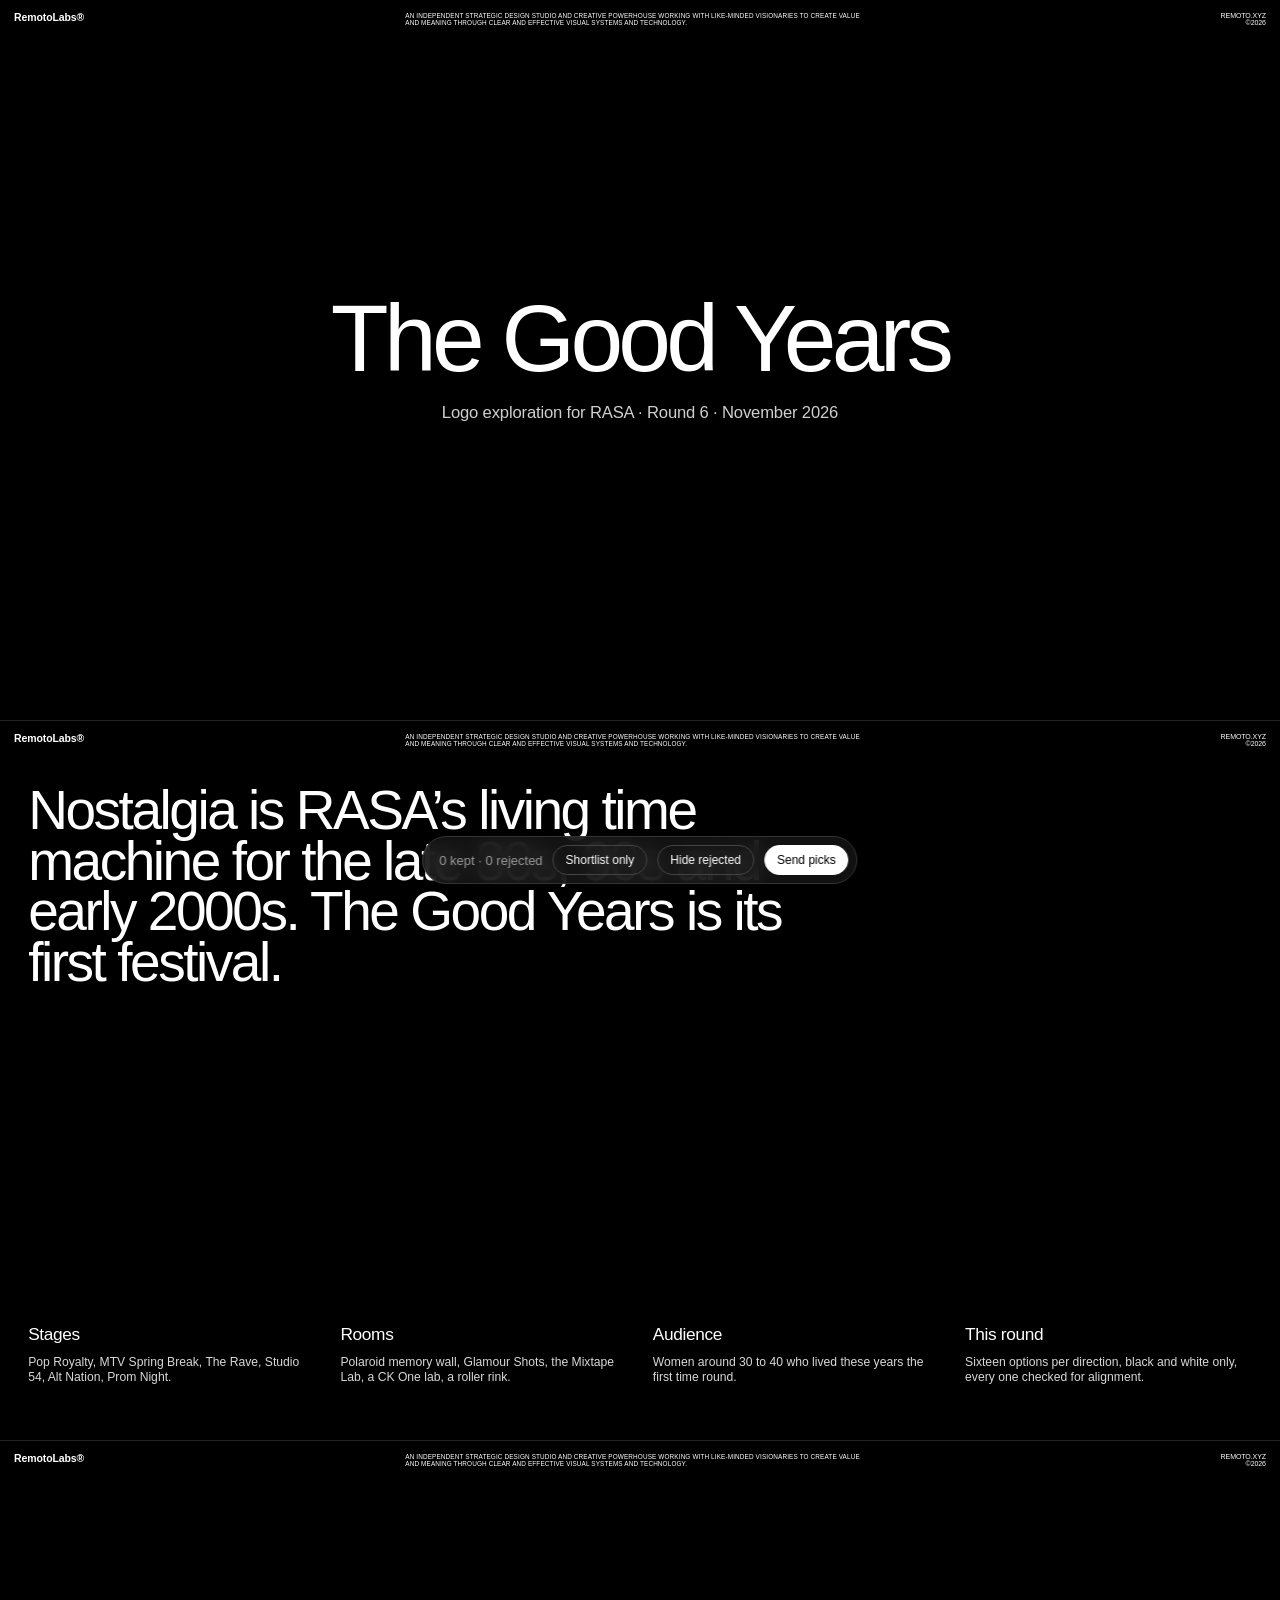
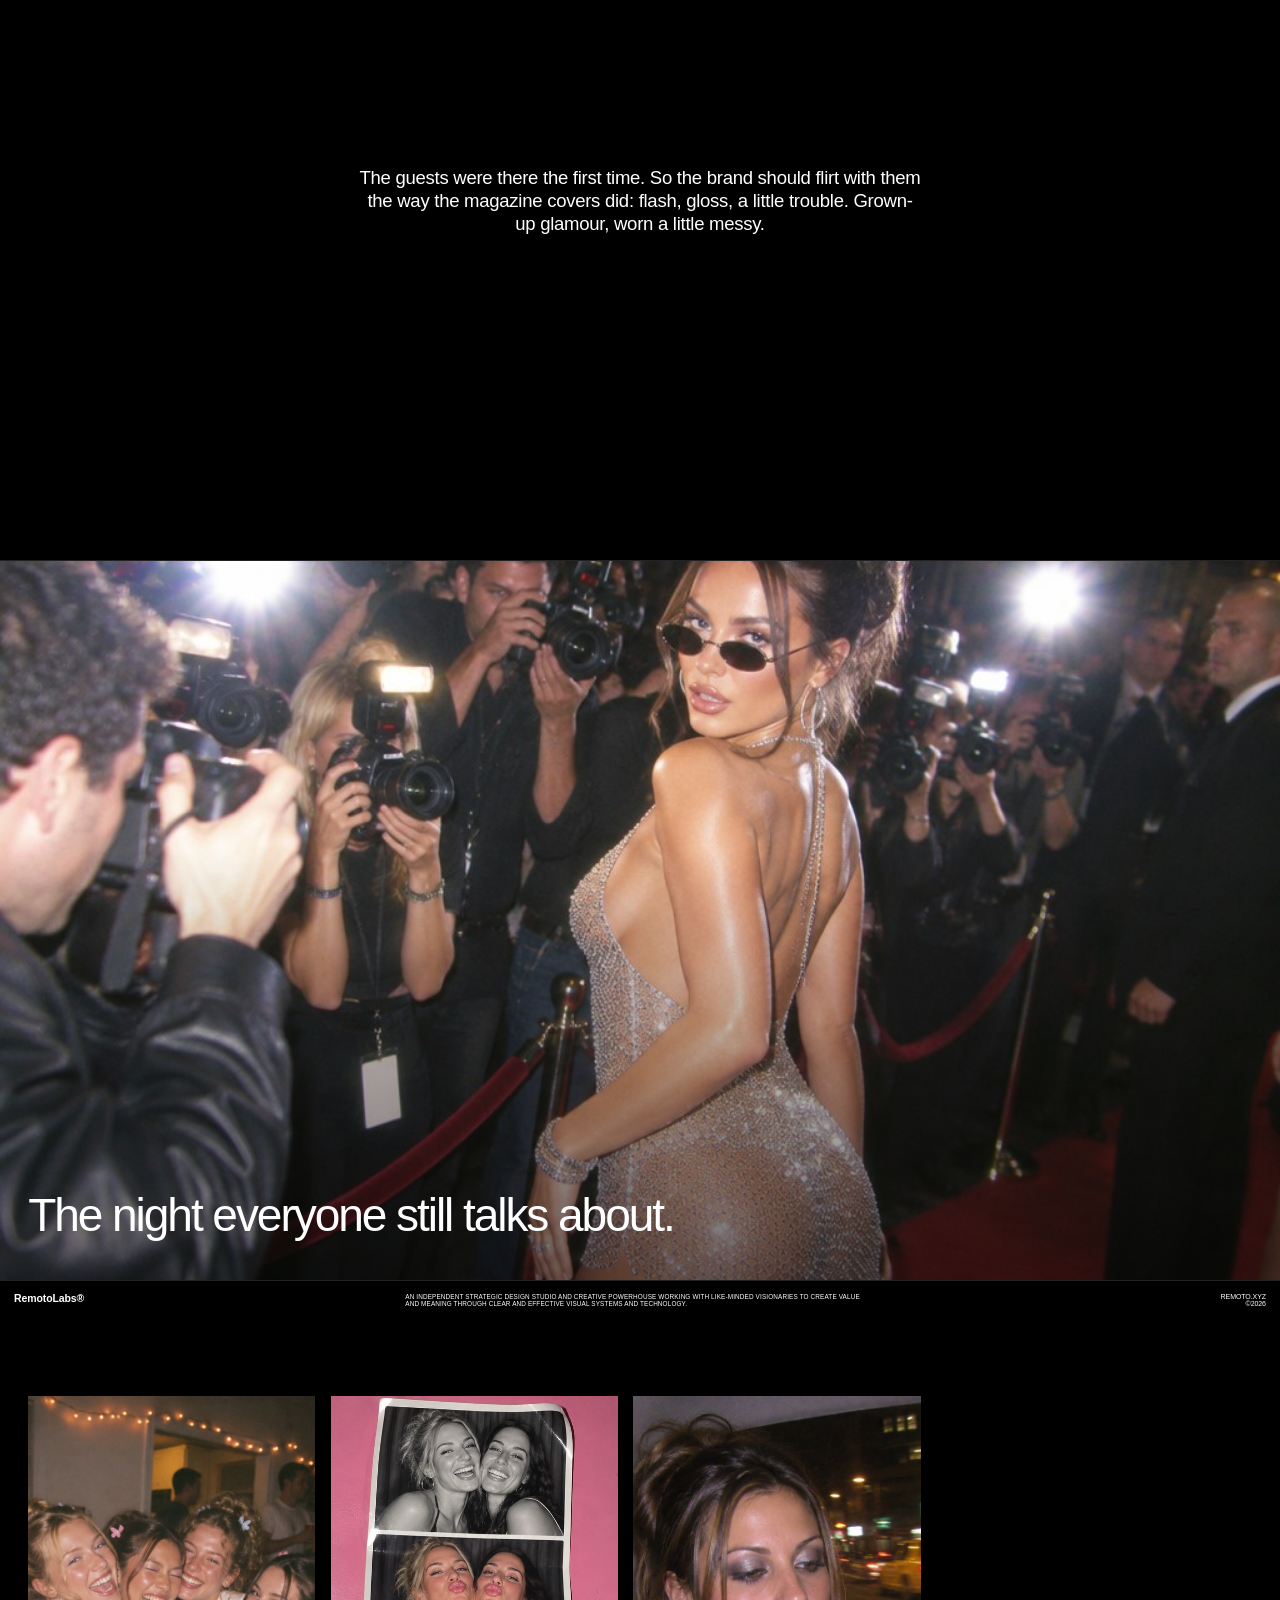
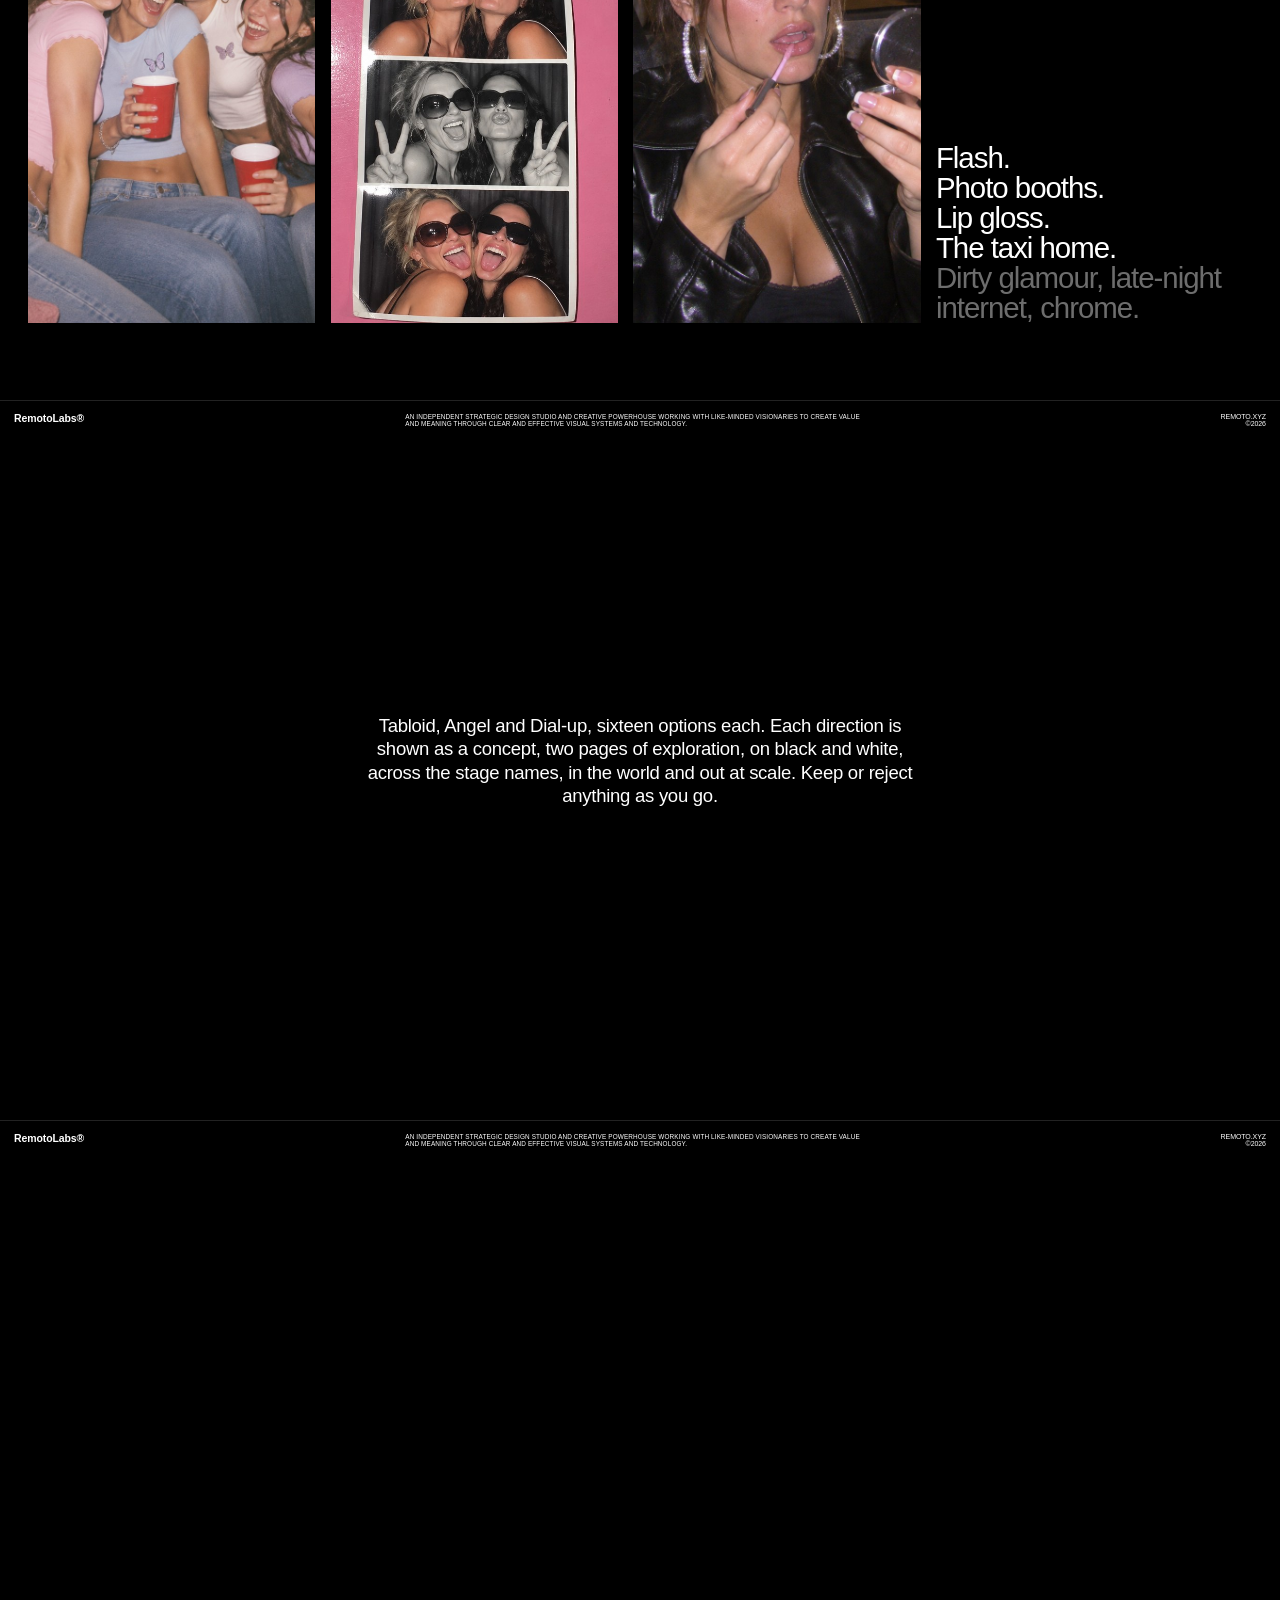
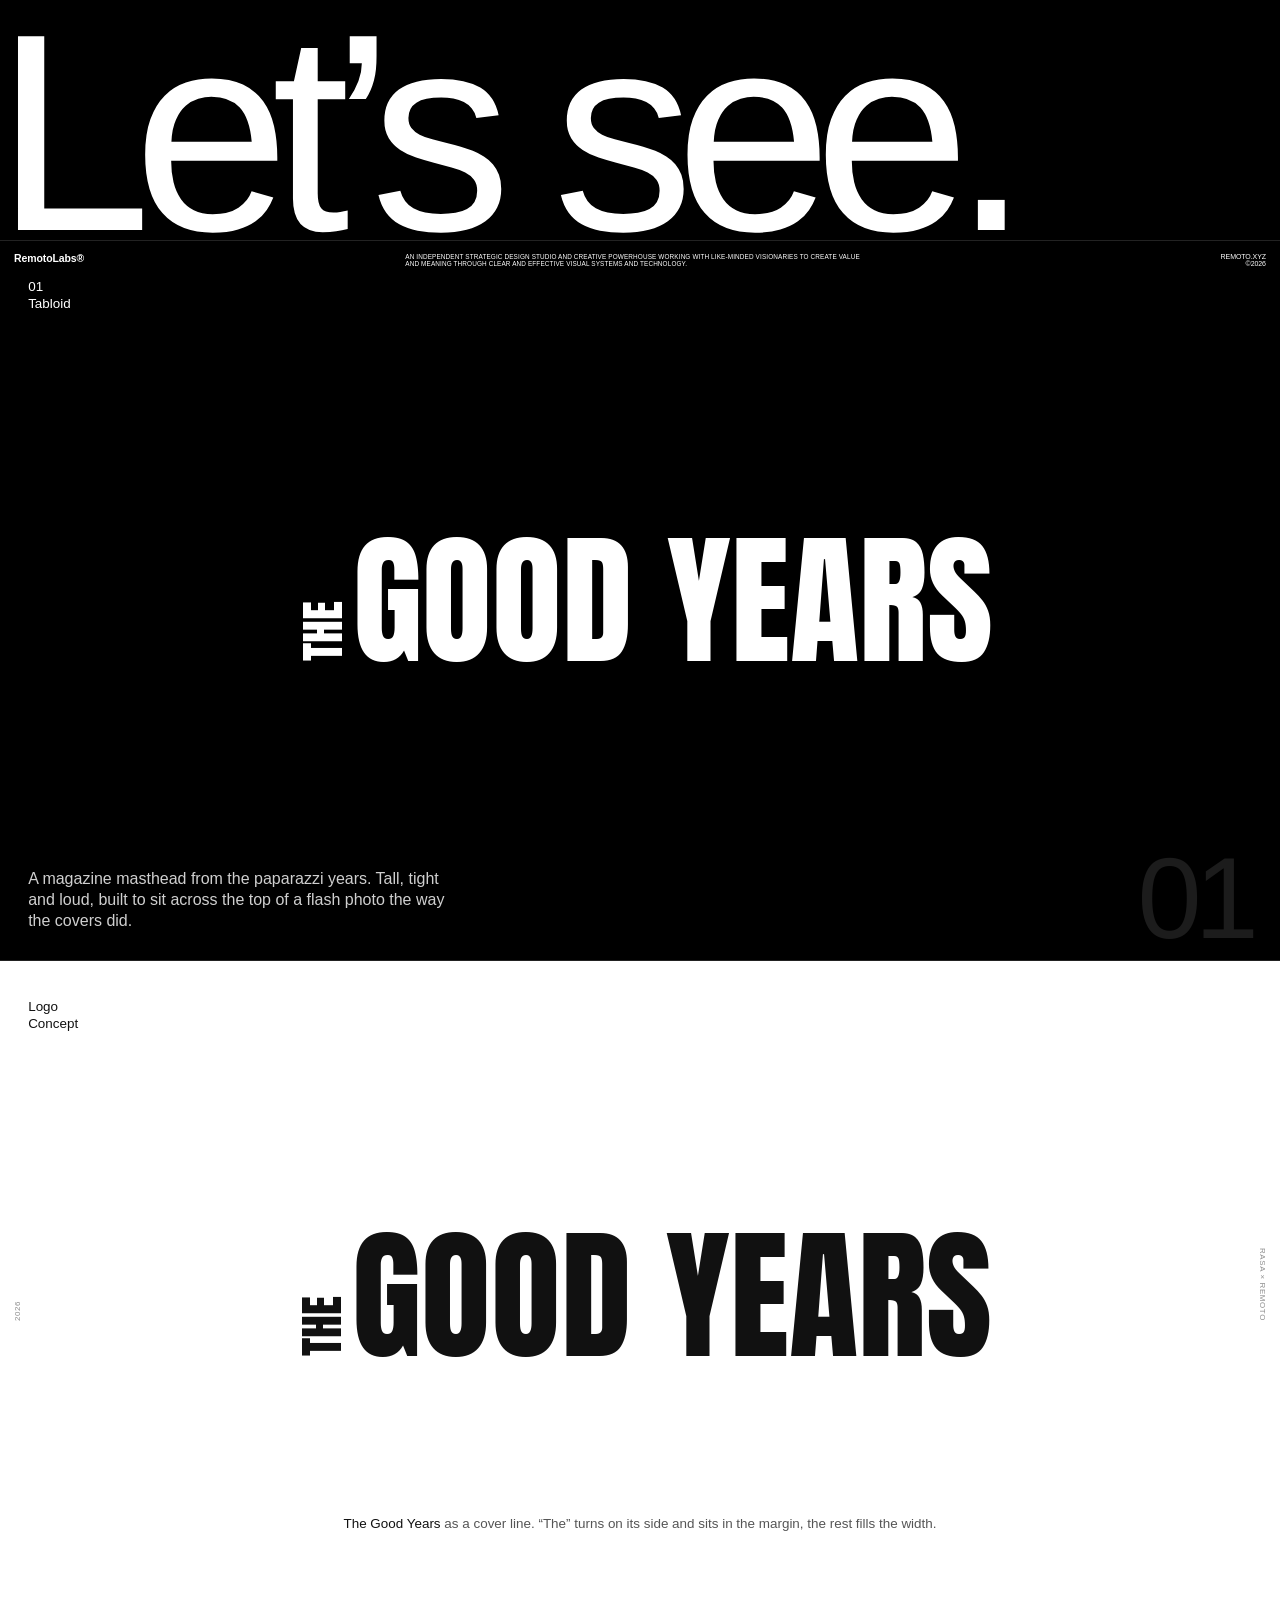
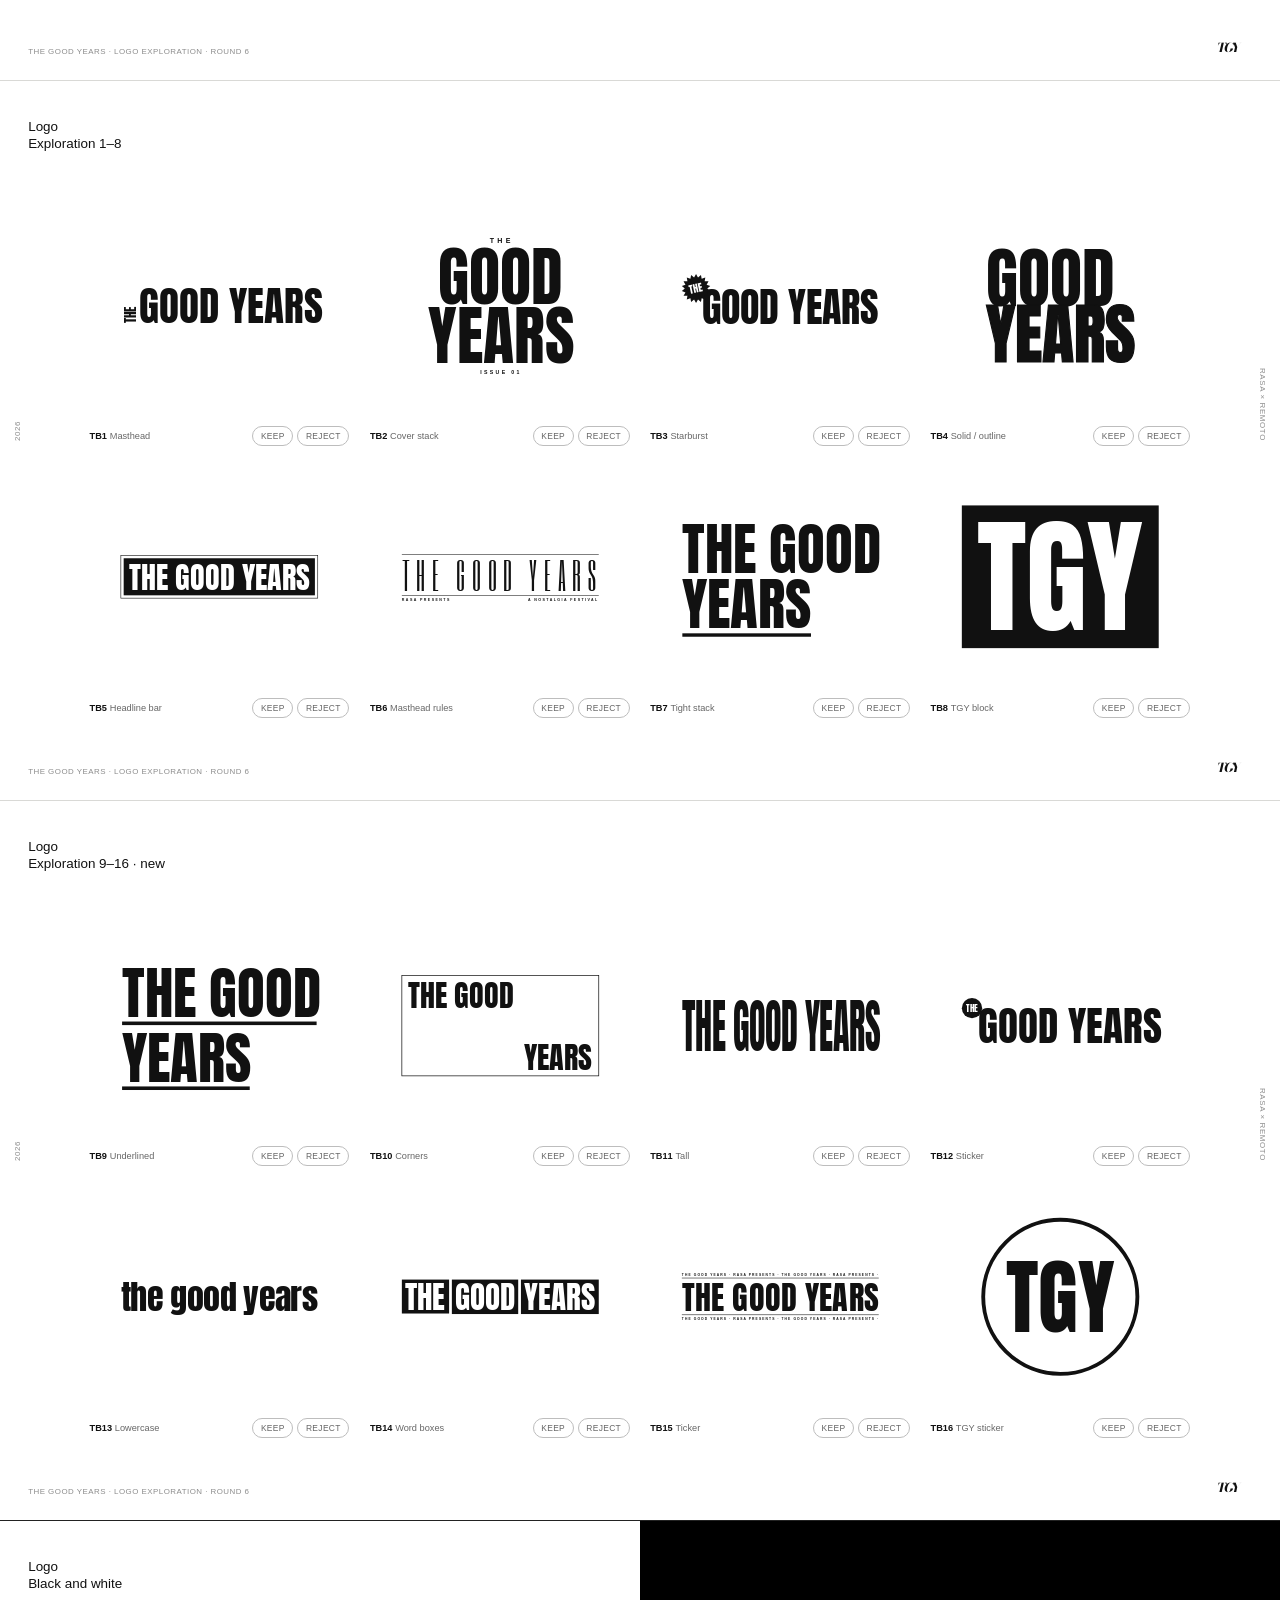
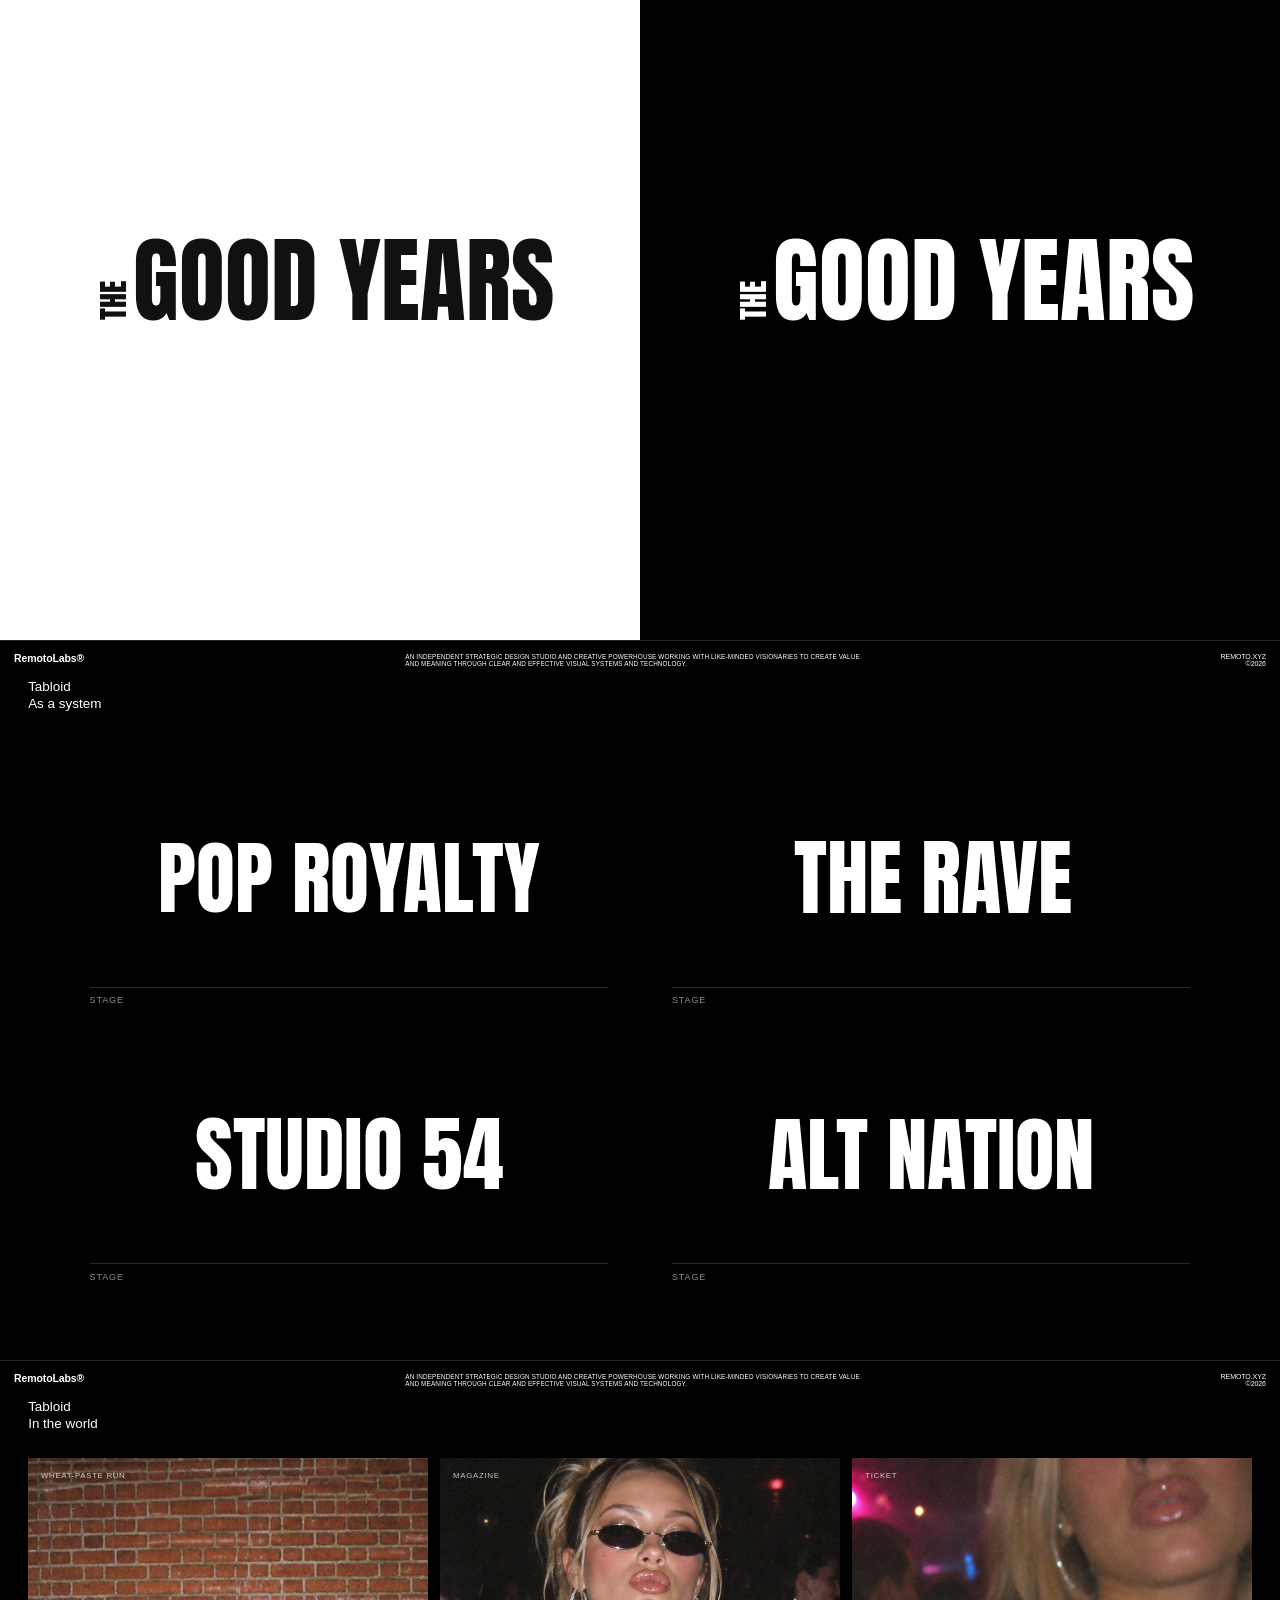
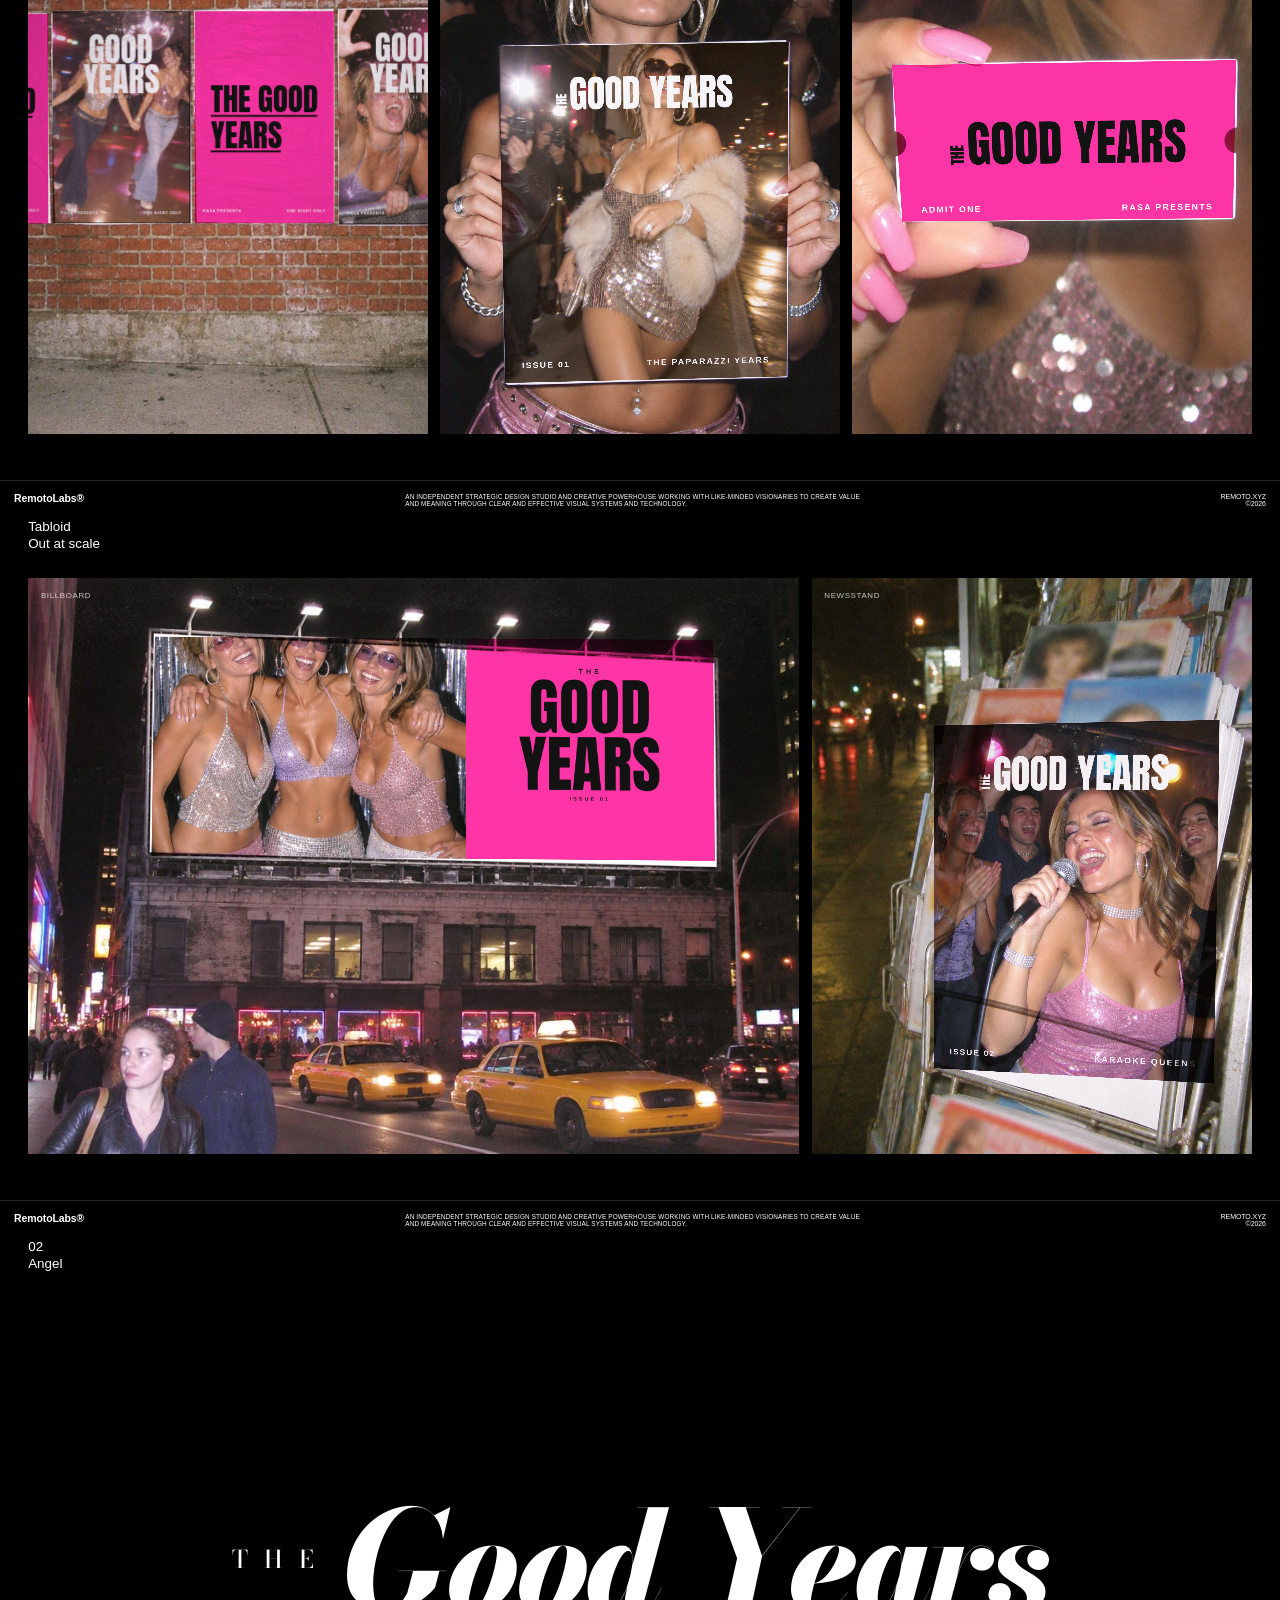
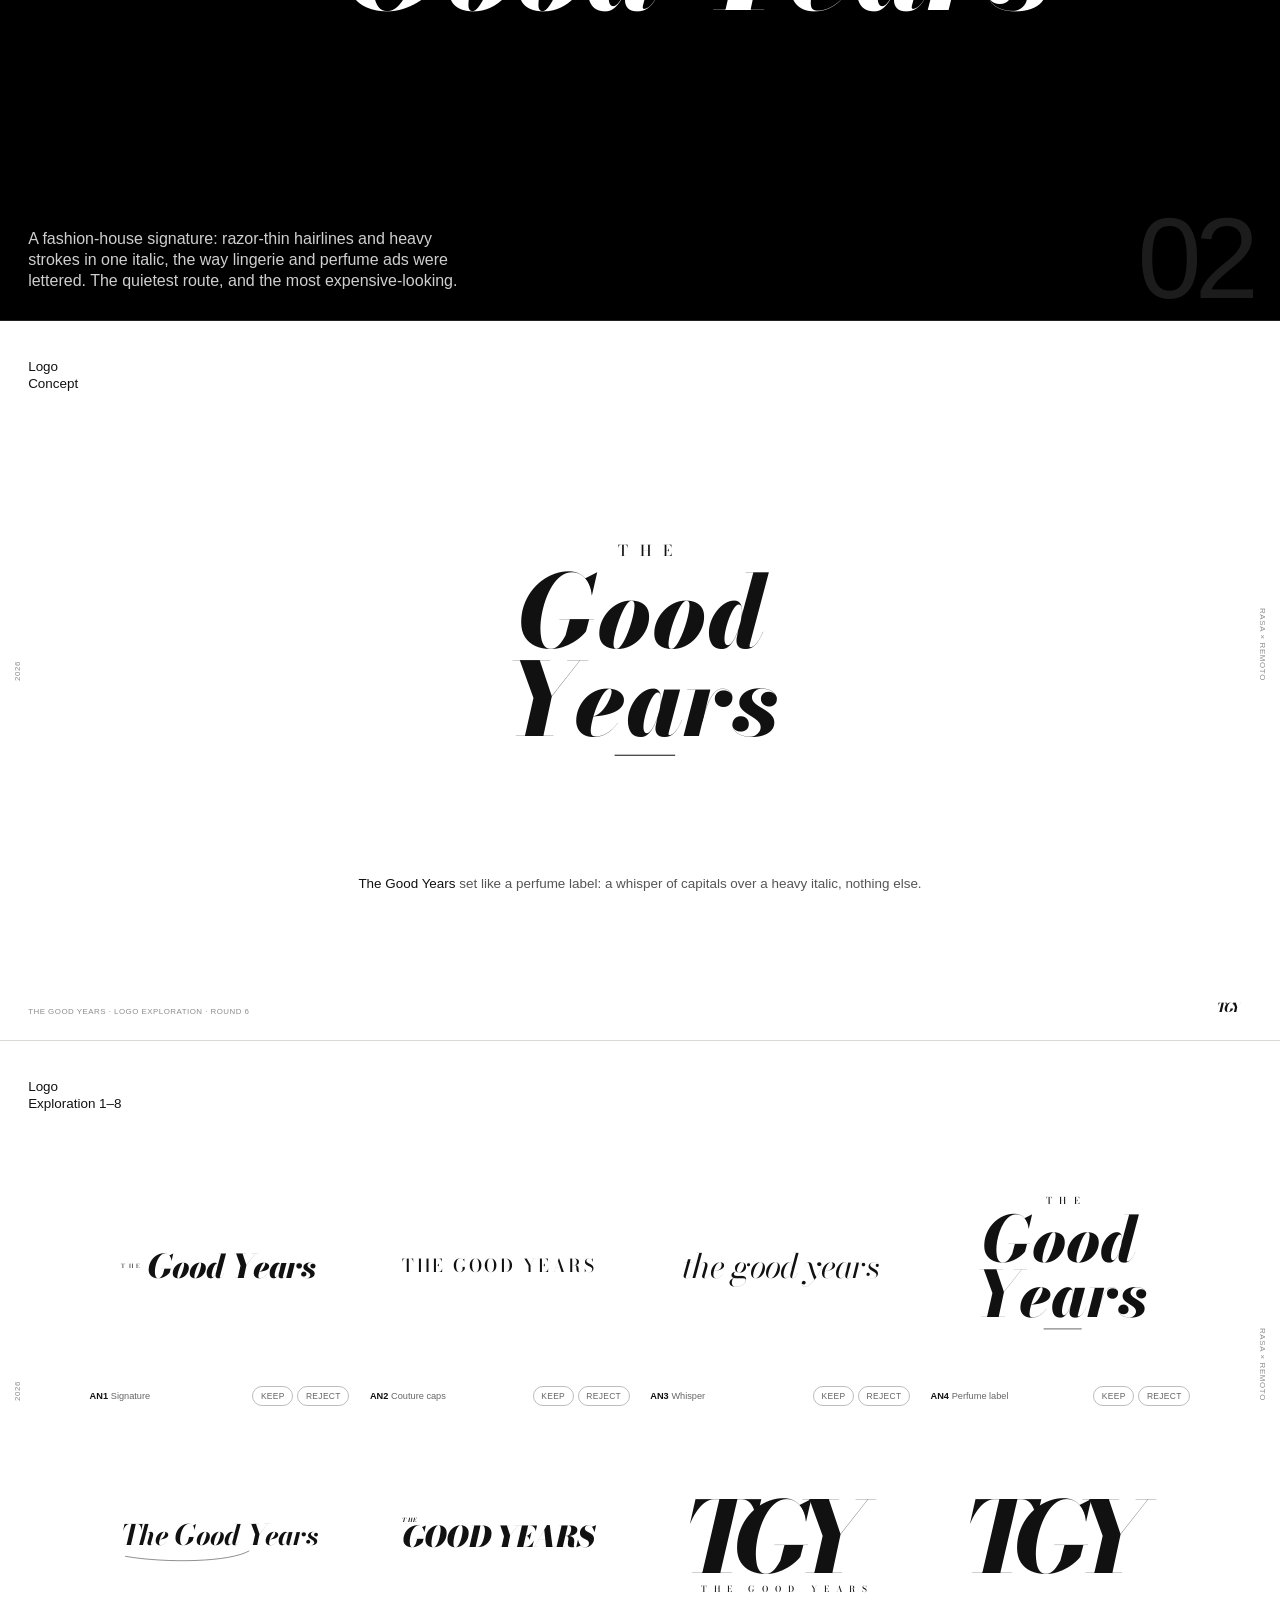
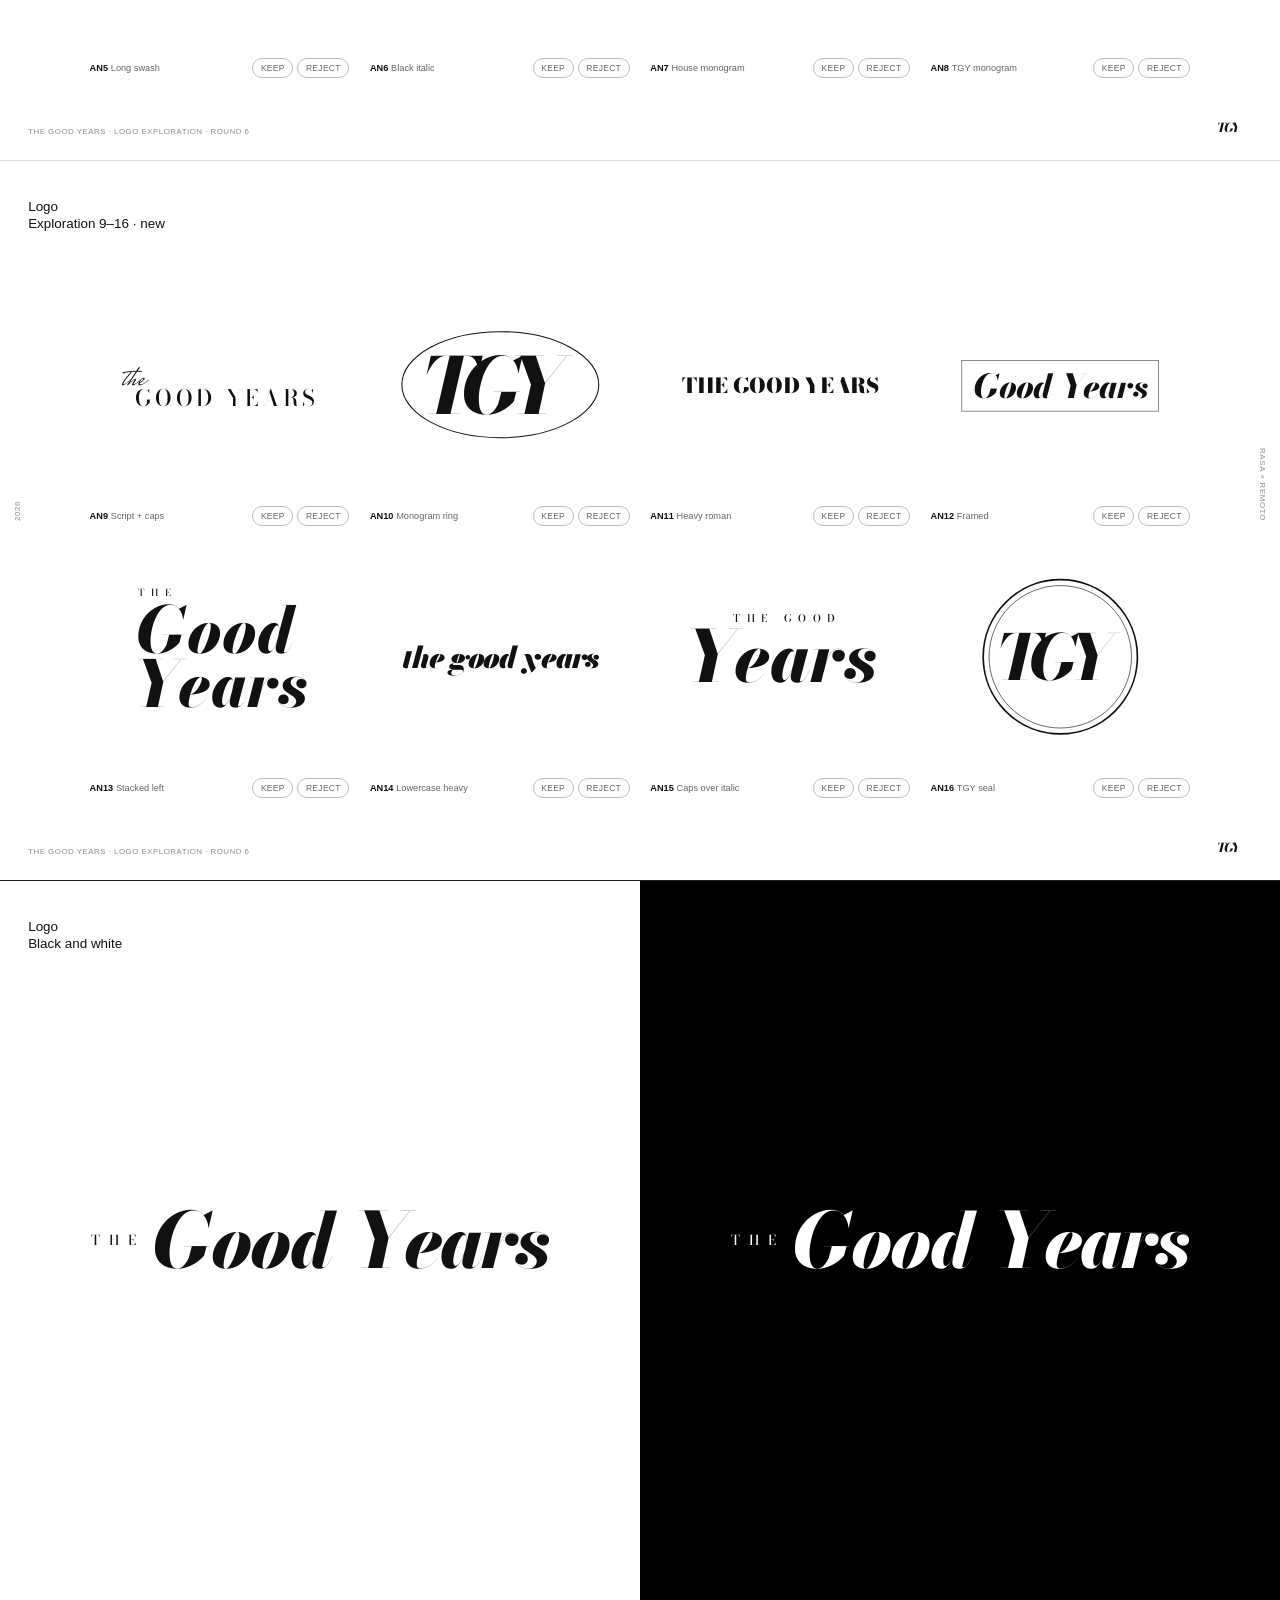
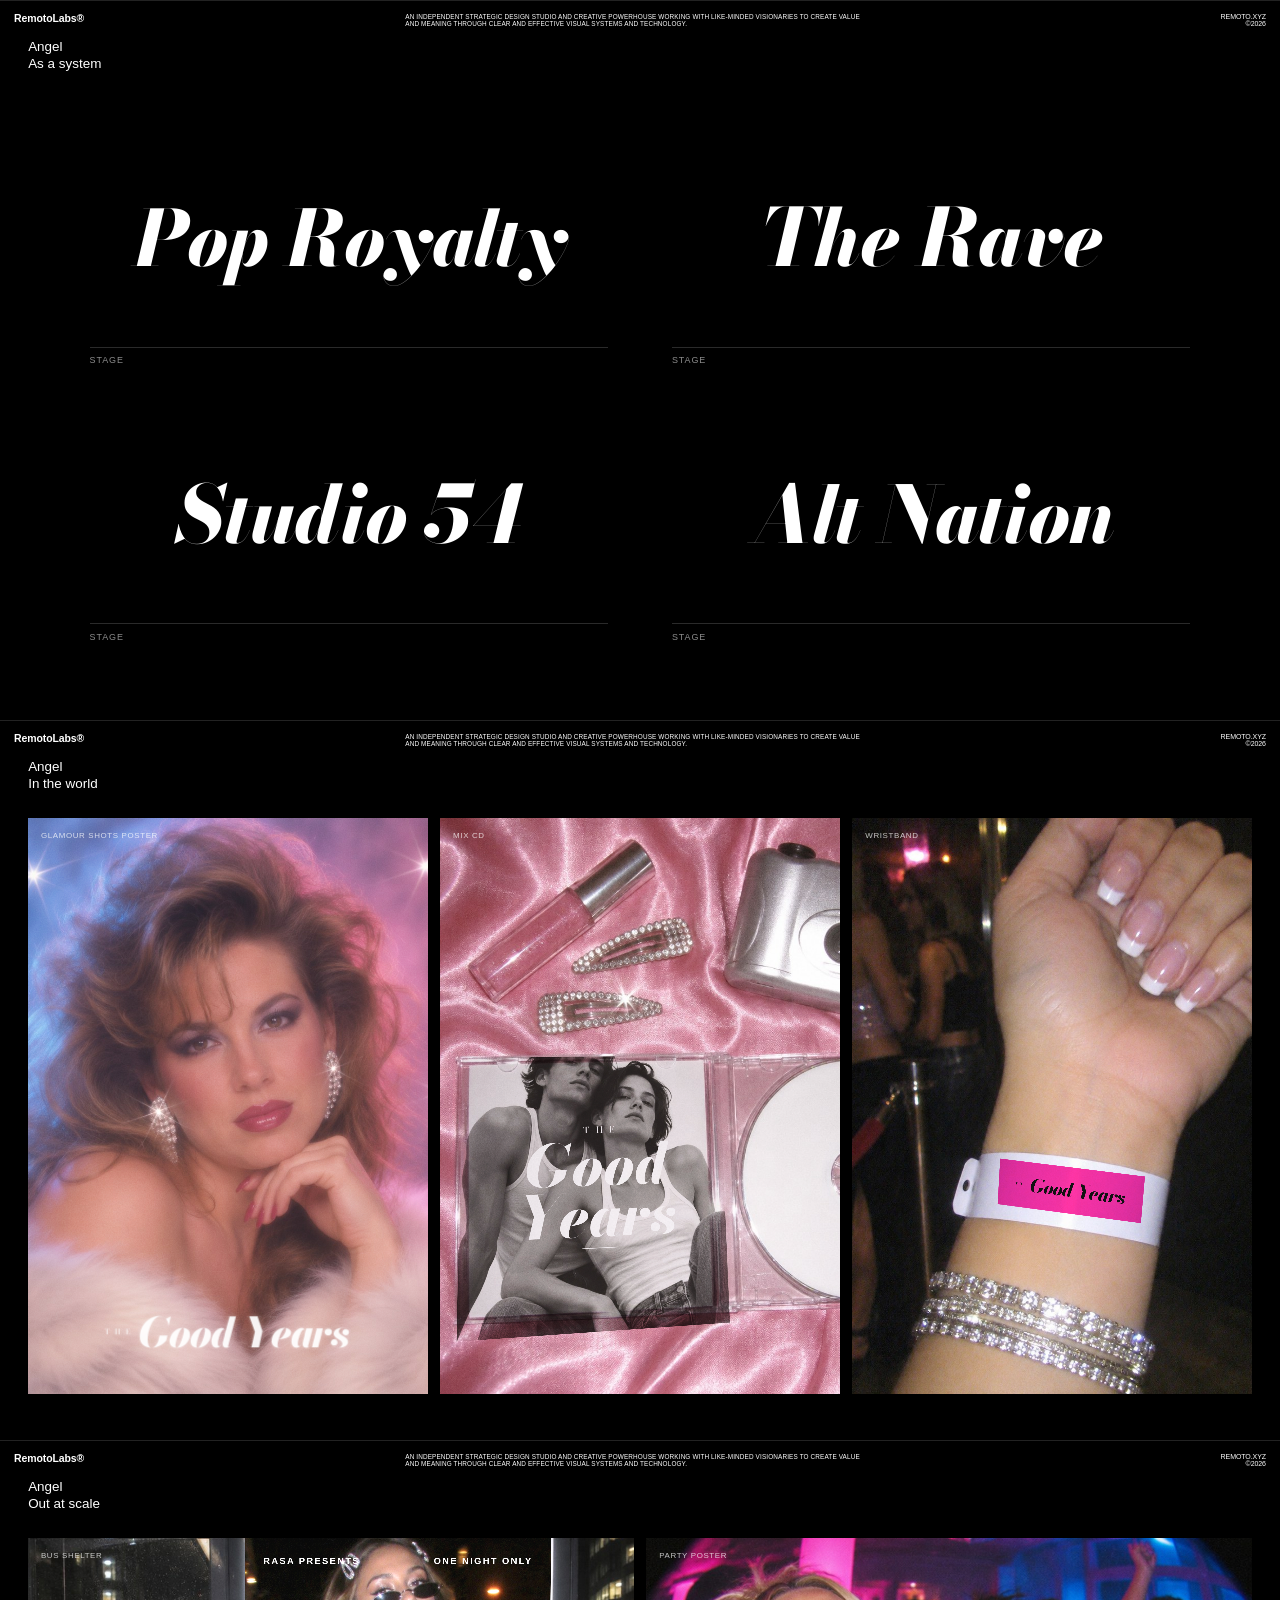
<file: index.html>
<!doctype html>
<html lang="en">
<head>
<meta charset="utf-8">
<meta name="viewport" content="width=device-width, initial-scale=1">
<meta name="robots" content="noindex, nofollow">
<meta name="description" content="The Good Years: logo exploration for RASA by RemotoLabs.">
<title>The Good Years — Logo exploration</title>
<link rel="preconnect" href="https://fonts.googleapis.com">
<link rel="preconnect" href="https://fonts.gstatic.com" crossorigin>
<link href="https://fonts.googleapis.com/css2?family=Bodoni+Moda:ital,opsz,wght@0,6..96,400..900;1,6..96,400..900&family=Six+Caps&family=Anton&family=Michroma&family=Racing+Sans+One&family=Yellowtail&family=Mrs+Saint+Delafield&family=Ballet&family=Grenze+Gotisch:wght@900&family=UnifrakturCook:wght@700&family=Unbounded:wght@900&display=swap" rel="stylesheet">
<link rel="stylesheet" href="present.css">
<style>
/* round3.js renders the "still in play" marks; it expects these */
</style>
</head>
<body>
<main id="deck" aria-label="The Good Years logo presentation"></main>
<script src="present.js"></script>
<script src="round3.js"></script>
</body>
</html>
</file>
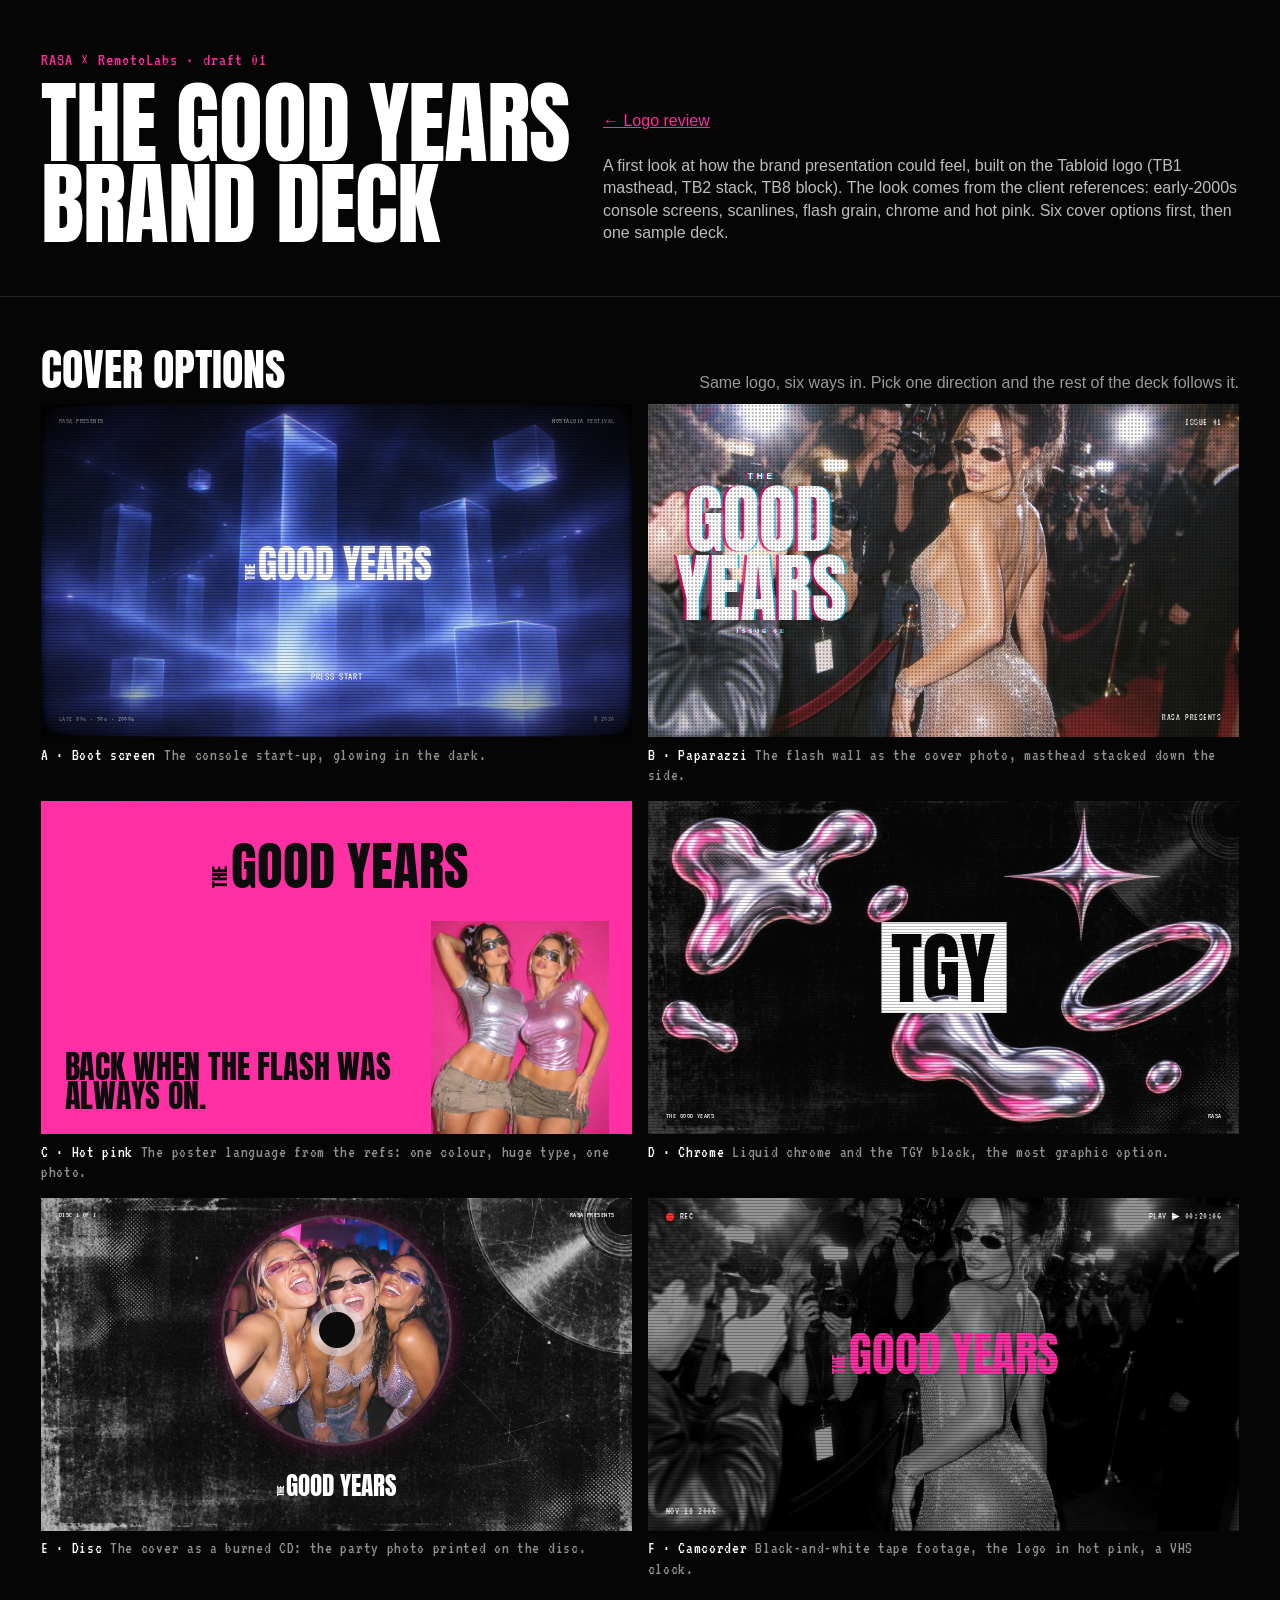
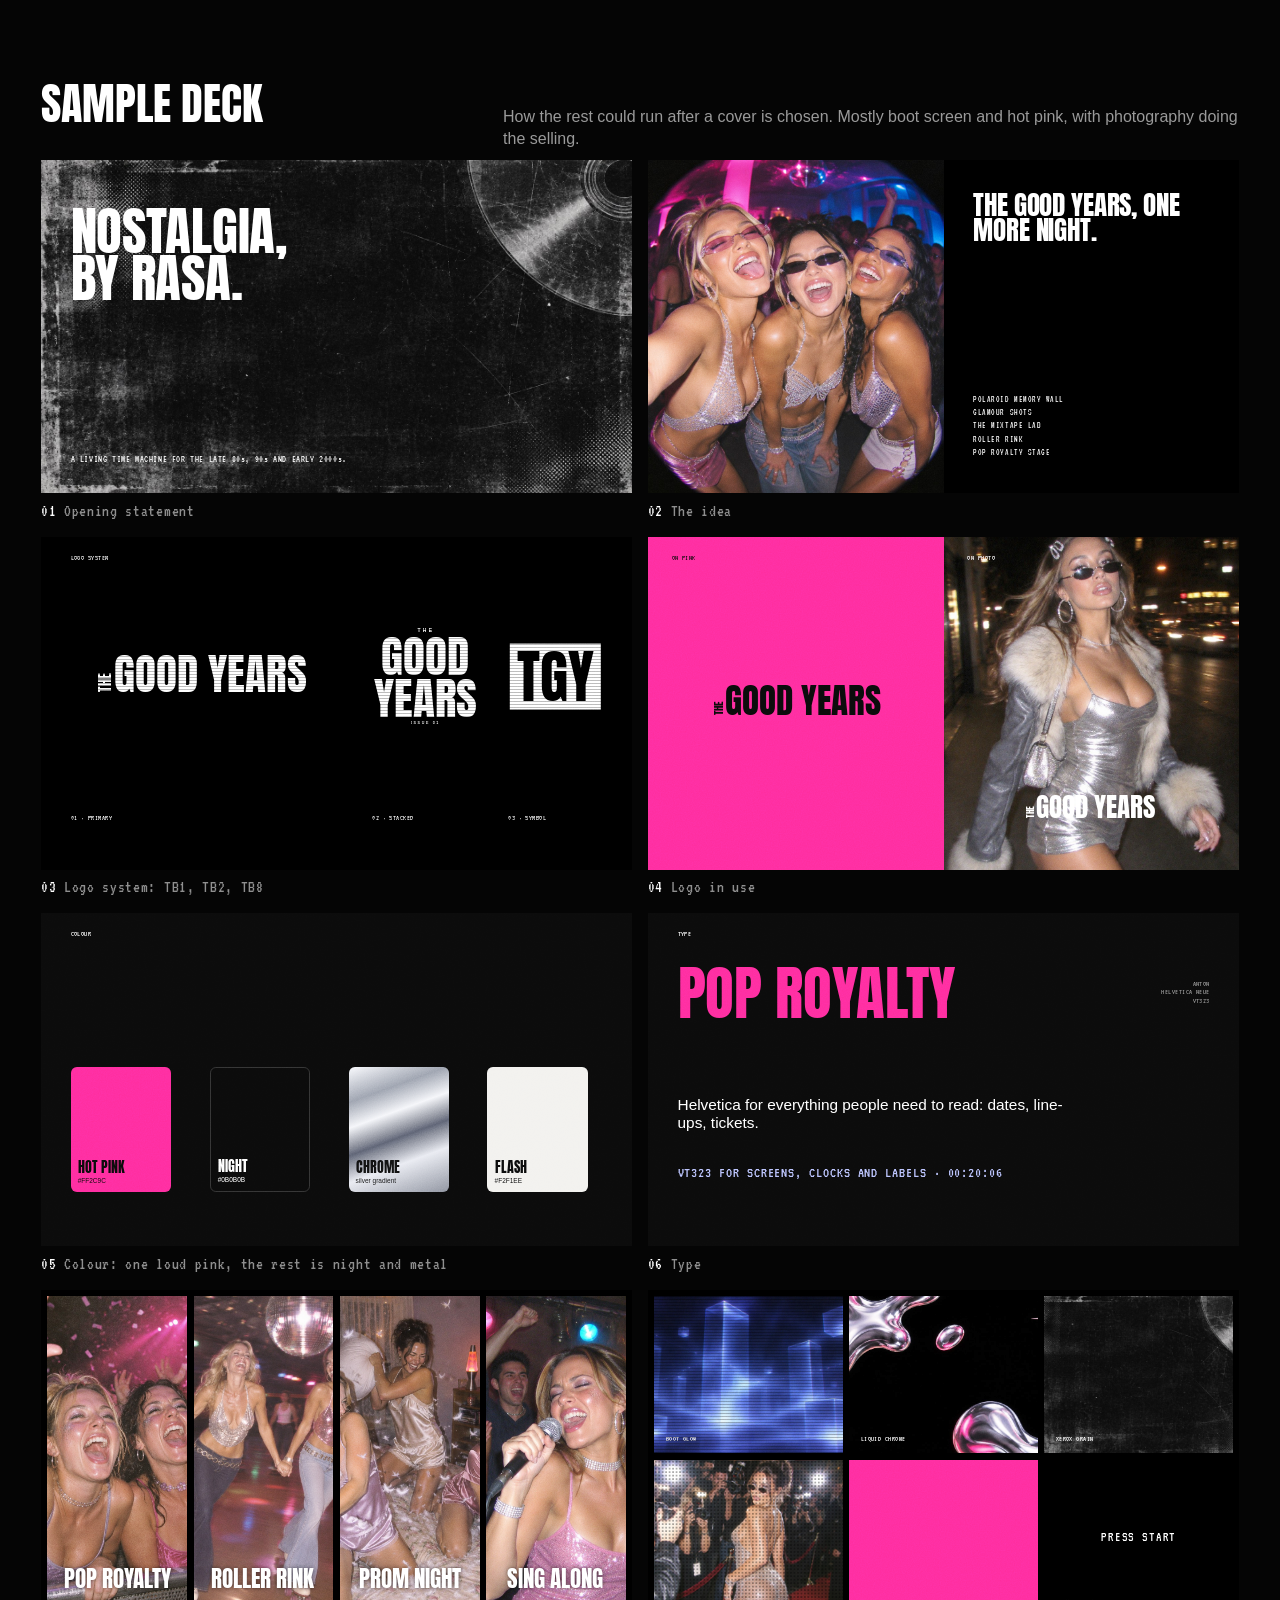
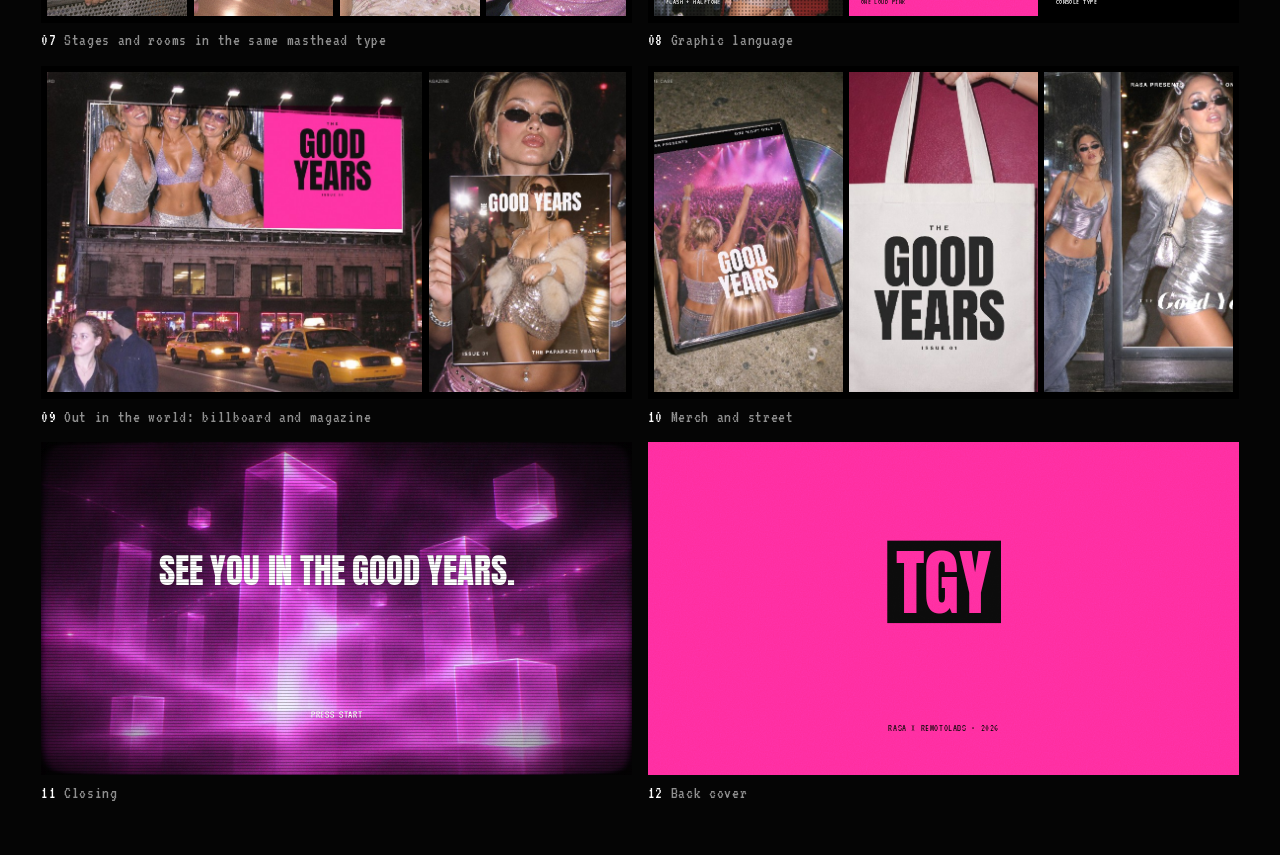
<file: brand.html>
<!doctype html>
<html lang="en">
<head>
<meta charset="utf-8">
<meta name="viewport" content="width=device-width, initial-scale=1">
<meta name="robots" content="noindex, nofollow">
<title>The Good Years — Brand presentation draft</title>
<meta name="description" content="The Good Years: brand presentation draft for RASA by RemotoLabs, built on the Tabloid logo (TB1, TB2, TB8).">
<link rel="preconnect" href="https://fonts.googleapis.com"><link rel="preconnect" href="https://fonts.gstatic.com" crossorigin>
<link href="https://fonts.googleapis.com/css2?family=Anton&display=swap" rel="stylesheet">
<link rel="stylesheet" href="brand.css">
</head>
<body>
<header class="intro">
  <div><span class="k">RASA × RemotoLabs · draft 01</span><h1>The Good Years<br>Brand deck</h1></div>
  <p><a href="./" style="color:#ff2c9c">← Logo review</a><br><br>A first look at how the brand presentation could feel, built on the Tabloid logo (TB1 masthead, TB2 stack, TB8 block). The look comes from the client references: early-2000s console screens, scanlines, flash grain, chrome and hot pink. Six cover options first, then one sample deck.</p>
</header>

<div class="sect"><h2>Cover options</h2><p>Same logo, six ways in. Pick one direction and the rest of the deck follows it.</p></div>
<div class="deck two">
  <figure>
    <div class="sl fx-scan fx-grain"><div class="bg" style="background-image:url(assets/gen/g47.jpg)"></div><div class="vig"></div>
      <div class="lg glow" data-logo="TB1" style="left:20%;right:20%;top:38%;height:20%;color:#fff"></div>
      <div class="t mono" style="left:3%;top:4%">RASA PRESENTS</div><div class="t mono" style="right:3%;top:4%">NOSTALGIA FESTIVAL</div>
      <div class="t mono blink" style="left:0;right:0;bottom:16%;text-align:center;font-size:1.8cqw">PRESS START</div>
      <div class="t mono" style="left:3%;bottom:4%">LATE 80s · 90s · 2000s</div><div class="t mono" style="right:3%;bottom:4%">© 2026</div></div>
    <figcaption class="cap"><b>A · Boot screen</b> The console start-up, glowing in the dark.</figcaption>
  </figure>
  <figure>
    <div class="sl fx-grain"><div class="bg" style="background-image:url(assets/gen/g45.jpg);background-position:60% 40%"></div><div class="halftone"></div>
      <div class="lg rgb" data-logo="TB2" style="left:4%;top:9%;width:30%;height:72%;color:#fff"></div>
      <div class="t mono" style="right:3%;top:4%;font-size:1.6cqw">ISSUE 01</div>
      <div class="t mono" style="right:3%;bottom:4%;font-size:1.6cqw">RASA PRESENTS</div></div>
    <figcaption class="cap"><b>B · Paparazzi</b> The flash wall as the cover photo, masthead stacked down the side.</figcaption>
  </figure>
  <figure>
    <div class="sl fx-grain" style="background:var(--pink)"><img src="assets/gen/g46.jpg" alt="" style="position:absolute;right:4%;bottom:0;height:64%;width:30%;object-fit:cover;object-position:50% 20%">
      <div class="lg" data-logo="TB1" style="left:4%;right:4%;top:6%;height:27%;color:#0b0b0b"></div>
      <div class="big" style="position:absolute;left:4%;bottom:7%;width:58%;color:#0b0b0b;font-size:5.4cqw">Back when the flash was always on.</div></div>
    <figcaption class="cap"><b>C · Hot pink</b> The poster language from the refs: one colour, huge type, one photo.</figcaption>
  </figure>
  <figure>
    <div class="sl fx-scan fx-grain"><div class="bg" style="background-image:url(assets/gen/g48.jpg)"></div><div class="bg" style="background-image:url(assets/gen/g49.jpg);mix-blend-mode:screen;opacity:.35"></div>
      <div class="lg" data-logo="TB8" style="left:39%;right:39%;top:30%;height:40%;color:#fff"></div>
      <div class="t mono" style="left:3%;bottom:4%">THE GOOD YEARS</div><div class="t mono" style="right:3%;bottom:4%">RASA</div></div>
    <figcaption class="cap"><b>D · Chrome</b> Liquid chrome and the TGY block, the most graphic option.</figcaption>
  </figure>
  <figure>
    <div class="sl fx-grain"><div class="bg" style="background-image:url(assets/gen/g49.jpg)"></div>
      <div style="position:absolute;left:31%;top:6%;width:38%;aspect-ratio:1/1;border-radius:50%;overflow:hidden;background:url(assets/gen/g50.jpg) center/cover;box-shadow:0 0 0 .5cqw rgba(255,255,255,.12),0 0 4cqw rgba(255,44,156,.35)">
        <div style="position:absolute;left:42%;top:42%;width:16%;height:16%;border-radius:50%;background:#0a0a0a;box-shadow:0 0 0 1.4cqw rgba(220,220,230,.55)"></div></div>
      <div class="lg" data-logo="TB1" style="left:24%;right:24%;bottom:7%;height:13%;color:#fff"></div>
      <div class="t mono" style="left:3%;top:4%">DISC 1 OF 1</div><div class="t mono" style="right:3%;top:4%">RASA PRESENTS</div></div>
    <figcaption class="cap"><b>E · Disc</b> The cover as a burned CD: the party photo printed on the disc.</figcaption>
  </figure>
  <figure>
    <div class="sl fx-scan fx-grain" style="background:#000"><div class="bg" style="background-image:url(assets/gen/g45.jpg);filter:grayscale(1) contrast(1.4);opacity:.55"></div>
      <div class="lg" data-logo="TB1" style="left:6%;right:6%;top:35%;height:24%;color:var(--pink)"></div>
      <div class="t mono rec" style="left:3%;top:4%;font-size:1.7cqw"><i></i>REC</div><div class="t mono" style="right:3%;top:4%;font-size:1.7cqw">PLAY ▶ 00:20:06</div>
      <div class="t mono" style="left:3%;bottom:4%;font-size:1.7cqw">NOV 18 2006</div></div>
    <figcaption class="cap"><b>F · Camcorder</b> Black-and-white tape footage, the logo in hot pink, a VHS clock.</figcaption>
  </figure>
</div>

<div class="sect"><h2>Sample deck</h2><p>How the rest could run after a cover is chosen. Mostly boot screen and hot pink, with photography doing the selling.</p></div>
<div class="deck two">
  <figure><div class="sl fx-grain"><div class="bg" style="background-image:url(assets/gen/g49.jpg)"></div>
    <div class="big" style="position:absolute;left:5%;top:14%;width:80%;font-size:9cqw">Nostalgia,<br>by RASA.</div>
    <div class="t mono" style="left:5%;bottom:8%;width:60%;font-size:1.7cqw">A LIVING TIME MACHINE FOR THE LATE 80s, 90s AND EARLY 2000s.</div></div>
    <figcaption class="cap"><b>01</b> Opening statement</figcaption></figure>
  <figure><div class="sl fx-grain" style="background:#000"><img src="assets/gen/g50.jpg" alt="" style="position:absolute;left:0;top:0;width:50%;height:100%;object-fit:cover">
    <div class="big" style="position:absolute;left:55%;top:10%;width:40%;font-size:4.6cqw">The good years, one more night.</div>
    <div class="t mono" style="left:55%;bottom:10%;width:40%;font-size:1.5cqw;line-height:1.5">POLAROID MEMORY WALL<br>GLAMOUR SHOTS<br>THE MIXTAPE LAB<br>ROLLER RINK<br>POP ROYALTY STAGE</div></div>
    <figcaption class="cap"><b>02</b> The idea</figcaption></figure>
  <figure><div class="sl fx-scan fx-grain" style="background:#000">
    <div class="lg" data-logo="TB1" style="left:5%;width:44%;top:30%;height:22%;color:#fff"></div>
    <div class="lg" data-logo="TB2" style="left:56%;width:18%;top:20%;height:44%;color:#fff"></div>
    <div class="lg" data-logo="TB8" style="left:79%;width:16%;top:28%;height:28%;color:#fff"></div>
    <div class="t mono" style="left:5%;bottom:14%">01 · PRIMARY</div><div class="t mono" style="left:56%;bottom:14%">02 · STACKED</div><div class="t mono" style="left:79%;bottom:14%">03 · SYMBOL</div>
    <div class="t mono" style="left:5%;top:5%">LOGO SYSTEM</div></div>
    <figcaption class="cap"><b>03</b> Logo system: TB1, TB2, TB8</figcaption></figure>
  <figure><div class="sl fx-grain"><div style="position:absolute;inset:0 50% 0 0;background:var(--pink)"></div><div class="bg" style="left:50%;background-image:url(assets/gen/g52.jpg);background-position:50% 25%"></div>
    <div class="lg" data-logo="TB1" style="left:4%;width:42%;top:40%;height:18%;color:#0b0b0b"></div>
    <div class="lg" data-logo="TB1" style="left:54%;width:42%;top:74%;height:14%;color:#fff"></div>
    <div class="t mono" style="left:4%;top:5%;color:#0b0b0b">ON PINK</div><div class="t mono" style="left:54%;top:5%">ON PHOTO</div></div>
    <figcaption class="cap"><b>04</b> Logo in use</figcaption></figure>
  <figure><div class="sl fx-grain" style="background:#0b0b0b">
    <div class="t mono" style="left:5%;top:5%">COLOUR</div>
    <div class="sw" style="left:5%;background:var(--pink);color:#0b0b0b"><b>Hot pink</b>#FF2C9C</div>
    <div class="sw" style="left:28.5%;background:#0b0b0b;border:1px solid #333"><b>Night</b>#0B0B0B</div>
    <div class="sw chrome" style="left:52%"><b>Chrome</b>silver gradient</div>
    <div class="sw" style="left:75.5%;background:#f2f1ee;color:#0b0b0b"><b>Flash</b>#F2F1EE</div></div>
    <figcaption class="cap"><b>05</b> Colour: one loud pink, the rest is night and metal</figcaption></figure>
  <figure><div class="sl fx-grain" style="background:#0b0b0b">
    <div class="t mono" style="left:5%;top:5%">TYPE</div>
    <div class="big" style="position:absolute;left:5%;top:16%;font-size:10cqw;color:var(--pink)">Pop Royalty</div>
    <div style="position:absolute;left:5%;top:55%;font:500 2.6cqw/1.2 var(--sans);width:70%">Helvetica for everything people need to read: dates, line-ups, tickets.</div>
    <div class="mono" style="position:absolute;left:5%;top:75%;font-size:2.6cqw;color:#b9c2ff">VT323 FOR SCREENS, CLOCKS AND LABELS · 00:20:06</div>
    <div class="t mono" style="right:5%;top:20%;text-align:right;color:#8f8f8f">ANTON<br>HELVETICA NEUE<br>VT323</div></div>
    <figcaption class="cap"><b>06</b> Type</figcaption></figure>
  <figure><div class="sl fx-grain" style="background:#000;display:grid;grid-template-columns:repeat(4,1fr);gap:.5cqw;padding:.5cqw">
    <div style="position:relative;background:url(assets/gen/g43.jpg) center/cover"><div class="lgs" data-stage="Pop Royalty"></div></div>
    <div style="position:relative;background:url(assets/gen/g39.jpg) center/cover"><div class="lgs" data-stage="Roller Rink"></div></div>
    <div style="position:relative;background:url(assets/gen/g42.jpg) center/cover"><div class="lgs" data-stage="Prom Night"></div></div>
    <div style="position:relative;background:url(assets/gen/g12.jpg) center/cover"><div class="lgs" data-stage="Sing Along"></div></div></div>
    <figcaption class="cap"><b>07</b> Stages and rooms in the same masthead type</figcaption></figure>
  <figure><div class="sl fx-grain" style="background:#000;display:grid;grid-template-columns:repeat(3,1fr);grid-template-rows:1fr 1fr;gap:.5cqw;padding:.5cqw">
    <div class="fx-scan" style="position:relative;background:url(assets/gen/g47.jpg) center/cover"><span class="t mono" style="left:6%;bottom:6%">BOOT GLOW</span></div>
    <div style="position:relative;background:url(assets/gen/g48.jpg) 30% 40%/220% auto"><span class="t mono" style="left:6%;bottom:6%">LIQUID CHROME</span></div>
    <div style="position:relative;background:url(assets/gen/g49.jpg) center/cover"><span class="t mono" style="left:6%;bottom:6%">XEROX GRAIN</span></div>
    <div style="position:relative;background:url(assets/gen/g45.jpg) 60% 30%/cover"><div class="halftone"></div><span class="t mono" style="left:6%;bottom:6%">FLASH + HALFTONE</span></div>
    <div style="position:relative;background:var(--pink)"><span class="t mono" style="left:6%;bottom:6%;color:#0b0b0b">ONE LOUD PINK</span></div>
    <div style="position:relative;background:#000;display:grid;place-items:center"><span class="mono blink" style="font-size:2.4cqw">PRESS START</span><span class="t mono" style="left:6%;bottom:6%">CONSOLE TYPE</span></div></div>
    <figcaption class="cap"><b>08</b> Graphic language</figcaption></figure>
  <figure><div class="sl" style="background:#000;display:grid;grid-template-columns:1.9fr 1fr;gap:.5cqw;padding:.5cqw">
    <div style="background:url(assets/mock/billboard.jpg) center/cover"></div><div style="background:url(assets/mock/magazine.jpg) center/cover"></div></div>
    <figcaption class="cap"><b>09</b> Out in the world: billboard and magazine</figcaption></figure>
  <figure><div class="sl" style="background:#000;display:grid;grid-template-columns:repeat(3,1fr);gap:.5cqw;padding:.5cqw">
    <div style="background:url(assets/mock/game.jpg) center/cover"></div><div style="background:url(assets/mock/tote.jpg) center/cover"></div><div style="background:url(assets/mock/shelter.jpg) 30% 50%/cover"></div></div>
    <figcaption class="cap"><b>10</b> Merch and street</figcaption></figure>
  <figure><div class="sl fx-scan fx-grain"><div class="bg" style="background-image:url(assets/gen/g47.jpg);filter:hue-rotate(60deg) saturate(1.3)"></div><div class="vig"></div>
    <div class="big" style="position:absolute;left:0;right:0;top:34%;text-align:center;font-size:6cqw">See you in the good years.</div>
    <div class="t mono blink" style="left:0;right:0;bottom:16%;text-align:center;font-size:1.8cqw">PRESS START</div></div>
    <figcaption class="cap"><b>11</b> Closing</figcaption></figure>
  <figure><div class="sl fx-grain" style="background:var(--pink)">
    <div class="lg" data-logo="TB8" style="left:40%;right:40%;top:24%;height:36%;color:#0b0b0b"></div>
    <div class="t mono" style="left:0;right:0;bottom:12%;text-align:center;color:#0b0b0b;font-size:1.7cqw">RASA × REMOTOLABS · 2026</div></div>
    <figcaption class="cap"><b>12</b> Back cover</figcaption></figure>
</div>

<script>window.TGY5_NO_BOOT = true;</script>
<script src="present.js"></script>
<script src="brand.js"></script>
</body>
</html>
</file>
<file: present.css>
/* The Good Years — logo presentation in the RemotoLabs deck style.
   Black statement slides, white process slides, micro-type header, Helvetica, nothing decorative. */
@font-face{font-family:"VT";src:url(fonts/VT323-Regular.ttf)}
:root{
  --black:#000;--white:#fff;--paper:#f3f3f1;--grey:#8c8c8c;--line:#d9d9d6;--dline:#222;
  --sans:"Helvetica Neue",Helvetica,Arial,sans-serif;
}
*{box-sizing:border-box;margin:0}
html{background:var(--black)}
body{background:var(--black);color:var(--white);font:400 16px/1.4 var(--sans);-webkit-font-smoothing:antialiased;overflow-x:hidden}

/* slides */
.s{position:relative;width:100%;aspect-ratio:16/9;container-type:inline-size;overflow:hidden;background:var(--black);color:var(--white)}
.s.w{background:var(--white);color:#111}
.s.p{background:var(--paper);color:#111}
.s + .s{border-top:1px solid var(--dline)}
.s.w + .s.w,.s.p + .s.w,.s.w + .s.p{border-top:1px solid var(--line)}

/* deck furniture */
.hdr{position:absolute;left:1.1cqw;right:1.1cqw;top:.9cqw;display:grid;grid-template-columns:1fr 1.2fr 1fr;font-size:.82cqw;line-height:1.05;letter-spacing:-.01em;z-index:3}
.hdr b{font-weight:700}
.hdr .mid{font-size:.5cqw;text-transform:uppercase;letter-spacing:.02em;line-height:1.15}
.hdr .r{text-align:right;font-size:.55cqw;text-transform:uppercase}
.lbl{position:absolute;left:2.2cqw;top:3cqw;font-size:1.05cqw;line-height:1.25;z-index:3}
.side{position:absolute;top:50%;font-size:.62cqw;letter-spacing:.08em;color:var(--grey);text-transform:uppercase;z-index:3}
.side.l{left:1.4cqw;transform:translateY(-50%) rotate(-90deg);transform-origin:left center}
.side.r{right:1.4cqw;transform:translateY(-50%) rotate(90deg);transform-origin:right center}
.ftr{position:absolute;left:2.2cqw;right:2.2cqw;bottom:1.8cqw;display:flex;justify-content:space-between;align-items:end;font-size:.62cqw;letter-spacing:.06em;color:var(--grey);text-transform:uppercase;z-index:3}
.ftr .m{width:3.4cqw;height:1.6cqw;color:#111}
.s:not(.w):not(.p) .ftr .m{color:#fff}

/* statement type */
.big{font-weight:500;letter-spacing:-.045em;line-height:.92}
.cover .ttl{position:absolute;inset:0;display:grid;place-items:center;text-align:center}
.cover .ttl h1{font-weight:500;font-size:7.4cqw;letter-spacing:-.05em;line-height:.9}
.cover .ttl p{font-size:1.3cqw;letter-spacing:-.01em;margin-top:1.6cqw;color:#cfcfcf}
.stmt h2{position:absolute;left:2.2cqw;right:34cqw;top:5cqw;font-size:4.3cqw}
.cols{position:absolute;left:2.2cqw;right:2.2cqw;bottom:4.2cqw;display:grid;grid-template-columns:repeat(4,1fr);gap:2cqw}
.cols h4{font-weight:500;font-size:1.35cqw;letter-spacing:-.02em;margin-bottom:.7cqw}
.cols p{font-size:.95cqw;line-height:1.3;color:#d8d8d8}
.mid-note{position:absolute;inset:0;display:grid;place-items:center;text-align:center}
.mid-note p{max-width:44cqw;font-size:1.45cqw;line-height:1.25;letter-spacing:-.015em}
.lets{position:absolute;left:-.4cqw;bottom:-2.6cqw;font-size:22cqw;font-weight:500;letter-spacing:-.065em;line-height:1}
.photo{position:absolute;inset:0;background:#111 center/cover no-repeat}
.photo::after{content:"";position:absolute;inset:0;background:linear-gradient(180deg,rgba(0,0,0,.0) 40%,rgba(0,0,0,.55))}
.over{position:absolute;left:2.2cqw;bottom:3.4cqw;right:40cqw;font-size:3.6cqw;z-index:2}
.mood{position:absolute;left:2.2cqw;right:2.2cqw;top:9cqw;bottom:6cqw;display:grid;grid-template-columns:1fr 1fr 1.2fr;gap:1.2cqw}
.mood .im{background:#111 center/cover no-repeat}
.mood .kw{display:flex;flex-direction:column;justify-content:end;font-size:2.3cqw;line-height:1.02;letter-spacing:-.035em;font-weight:500}
.mood .kw span{color:#6d6d6d}

/* route opener */
.open .name{position:absolute;left:2.2cqw;top:3cqw;font-size:1.05cqw;line-height:1.25}
.open .hero{position:absolute;left:12cqw;right:12cqw;top:18cqw;bottom:18cqw;display:grid;place-items:center}
.open .desc{position:absolute;left:2.2cqw;bottom:2.2cqw;width:34cqw;font-size:1.25cqw;line-height:1.3;color:#cfcfcf}
.open .num{position:absolute;right:2.2cqw;bottom:1.2cqw;font-size:9cqw;font-weight:500;letter-spacing:-.06em;line-height:.8;color:#1c1c1c}

[data-logo] > svg.mk{width:100%;height:100%;display:block}
/* concept slide (white) */
.concept .hero{position:absolute;left:18cqw;right:18cqw;top:16cqw;bottom:20cqw;display:grid;place-items:center;color:#111}
.concept .cap{position:absolute;left:0;right:0;bottom:11.5cqw;text-align:center;font-size:1.05cqw;line-height:1.35;color:#555}
.concept .cap b{color:#111;font-weight:500}

/* exploration grid (white) */
.xp .grid{position:absolute;left:7cqw;right:7cqw;top:8.5cqw;bottom:6.4cqw;display:grid;grid-template-columns:repeat(4,1fr);grid-template-rows:1fr 1fr;gap:1.2cqw 1.6cqw}
.opt{position:relative;display:grid;grid-template-rows:1fr auto;min-height:0;transition:opacity .2s}
.opt .art{display:grid;place-items:center;min-height:0;border:1px solid transparent;border-radius:2px;color:#111}
.s:not(.w):not(.p) .opt .art{color:#fff}
.opt svg.mk{width:84%;height:74%;overflow:visible;display:block}
.opt .meta{display:flex;justify-content:space-between;align-items:center;gap:.6cqw;padding-top:.4cqw;font-size:.72cqw;color:#666}
.opt .meta b{color:#111;font-weight:600;margin-right:.3em}
.s:not(.w):not(.p) .opt .meta b{color:#fff}
.vote{display:flex;gap:.3cqw}
.vote button{font:500 .66cqw/1 var(--sans);letter-spacing:.04em;text-transform:uppercase;border:1px solid #bdbdbd;background:transparent;color:inherit;padding:.38cqw .6cqw;border-radius:99px;cursor:pointer}
.vote button:hover{border-color:#111}
.s:not(.w):not(.p) .vote button{border-color:#555}
.opt.keep .art{border-color:#111}
.s:not(.w):not(.p) .opt.keep .art{border-color:#fff}
.opt.keep .vote .k{background:#111;color:#fff;border-color:#111}
.s:not(.w):not(.p) .opt.keep .vote .k{background:#fff;color:#000}
.opt.rej{opacity:.22}
.opt.rej .vote .r{background:#111;color:#fff;border-color:#111;opacity:1}
body.hide-rej .opt.rej{visibility:hidden}
body.short-only .opt:not(.keep){visibility:hidden}

/* black / white pair */
.pairs .two{position:absolute;inset:0;display:grid;grid-template-columns:1fr 1fr}
.pairs .two > div{display:grid;place-items:center;padding:12cqw 6cqw}
.pairs .two > .wh{background:#fff;color:#111}
.pairs .two > .bk{background:#000;color:#fff}
.pairs svg.mk{width:100%;height:100%;max-height:22cqw}
.pairs .lbl{color:#111}

/* mockups */
.mk2{position:absolute;left:2.2cqw;right:2.2cqw;top:7.6cqw;bottom:4.2cqw;display:grid;grid-template-columns:1fr 1fr;gap:1.2cqw}
.mk2.wide{grid-template-columns:1.55fr 1fr}
.frame{position:relative;overflow:hidden;background:#111 center/cover no-repeat}
.frame .on{position:absolute;display:grid;place-items:center}
.frame .on svg.mk{width:100%;height:100%;display:block}
.frame .tag{position:absolute;left:1cqw;top:.9cqw;font-size:.62cqw;letter-spacing:.08em;text-transform:uppercase;color:rgba(255,255,255,.75)}
.frame .ln{position:absolute;display:flex;justify-content:space-between;font:700 .6cqw/1 var(--sans);letter-spacing:.16em;text-transform:uppercase;color:#fff}

/* system: stage names */
.sys .stages{position:absolute;left:7cqw;right:7cqw;top:10cqw;bottom:6cqw;display:grid;grid-template-columns:1fr 1fr;grid-template-rows:1fr 1fr;gap:3cqw 5cqw}
.sys .stages > div{display:grid;grid-template-rows:1fr auto;min-height:0}
.sys .st{display:grid;place-items:center start;min-height:0;color:#fff}
.sys .st svg.mk{width:100%;height:62%;display:block}
.sys .stages span{font-size:.7cqw;letter-spacing:.1em;text-transform:uppercase;color:var(--grey);border-top:1px solid #2a2a2a;padding-top:.5cqw}


/* Round 5 mockups: photo + surfaces mapped in perspective, printed / lit / grained */
.mk3{position:absolute;left:2.2cqw;right:2.2cqw;top:7.6cqw;bottom:3.6cqw;display:grid;grid-template-columns:repeat(3,1fr);gap:1cqw}
.frame{position:relative;overflow:hidden;background:#111;isolation:isolate}
.frame > img{position:absolute;inset:0;width:100%;height:100%;object-fit:cover;display:block}
.frame .on{position:absolute;left:0;top:0;transform-origin:0 0;display:block;pointer-events:none}
.frame .on svg.mk{width:100%;height:100%;display:block;overflow:visible}
.fx-print{color:#141414;mix-blend-mode:multiply;opacity:.9;filter:blur(.35px)}
.fx-light{color:#fff;opacity:.94;filter:blur(.25px) drop-shadow(0 0 6px rgba(255,255,255,.35))}
.fx-screen{color:#f4f7ff;mix-blend-mode:screen;filter:blur(.5px) drop-shadow(0 0 5px rgba(170,200,255,.9)) drop-shadow(0 0 14px rgba(120,160,255,.5))}
.fx-screen::after{content:"";position:absolute;inset:0;background:repeating-linear-gradient(0deg,rgba(0,0,0,.35) 0 2px,transparent 2px 5px)}
.fx-etch{color:#2b2b30;mix-blend-mode:multiply;opacity:.75;filter:blur(.3px) drop-shadow(0 1px 0 rgba(255,255,255,.6))}
.frame::after{content:"";position:absolute;inset:-50%;z-index:2;pointer-events:none;opacity:.28;mix-blend-mode:overlay;
  background-image:url("data:image/svg+xml;utf8,<svg xmlns='http://www.w3.org/2000/svg' width='220' height='220'><filter id='n'><feTurbulence type='fractalNoise' baseFrequency='.85' numOctaves='2' stitchTiles='stitch'/><feColorMatrix values='0 0 0 0 .5  0 0 0 0 .5  0 0 0 0 .5  0 0 0 1 0'/></filter><rect width='100%' height='100%' filter='url(%23n)'/></svg>")}
.frame .tag{z-index:3}
.mood.m4{grid-template-columns:1fr 1fr 1fr 1.1fr}
.mood.m5{grid-template-columns:repeat(4,1fr);grid-template-rows:1fr auto;row-gap:1.2cqw}
.mood.m5 .kw{grid-column:1/-1;font-size:2.6cqw}

/* designed artwork on surfaces (inside the 1000px mapped box) */
.art-on{overflow:hidden}
.aw{position:absolute;inset:0;overflow:hidden;background:#000;color:#fff;font-family:"Helvetica Neue",Helvetica,Arial,sans-serif}
.aw > img{position:absolute;inset:0;width:100%;height:100%;object-fit:cover;filter:contrast(1.05) saturate(1.05)}
.aw .lg{position:absolute;display:block}
.aw .lg svg.mk{width:100%;height:100%;display:block}
.aw .ln{position:absolute;left:6%;right:6%;display:flex;justify-content:space-between;font-weight:700;font-size:30px;letter-spacing:.16em;text-transform:uppercase}
.L-cover .lg{left:6%;right:6%;top:4%;height:20%}.L-cover .ln{bottom:4%}
.L-coverb .lg{left:8%;right:8%;bottom:9%;height:16%}.L-coverb .ln{top:4%}
.L-poster .lg{left:8%;right:8%;top:5%;height:40%}.L-poster .ln{bottom:4%;font-size:26px}
.L-pink{background:#ff2c9c;color:#0b0b0b}.L-pink .lg{left:9%;right:9%;top:22%;bottom:22%}.L-pink .ln{bottom:5%;font-size:26px}
.L-fill{background:#ff2c9c;color:#0b0b0b}.L-fill .lg{left:5%;right:5%;top:12%;bottom:12%}
.L-center .lg{left:18%;right:18%;top:18%;bottom:18%}
.L-split > img{right:44%;width:56%}.L-split{background:#ff2c9c;color:#0b0b0b}.L-split .lg{left:60%;right:4%;top:8%;bottom:20%}.L-split .ln{left:60%;right:4%;bottom:7%;font-size:22px}
.L-band > img{bottom:28%;height:72%}.L-band .lg{left:7%;right:7%;bottom:6%;height:16%}
.L-label{background:#fff;color:#0b0b0b}.L-label > img{bottom:36%;height:64%}.L-label .lg{left:8%;right:8%;bottom:8%;height:20%}
.L-case{background:#000}.L-case > img{top:7%;height:93%}.L-case .lg{left:8%;right:8%;bottom:9%;height:32%}.L-case .ln{top:1.4%;font-size:26px;color:#fff}
.fx-print.art-on{color:inherit;mix-blend-mode:multiply;opacity:.97;filter:blur(.3px) contrast(1.02)}
.fx-lit.art-on{mix-blend-mode:normal;opacity:.97;filter:blur(.3px) brightness(1.08) drop-shadow(0 0 10px rgba(255,255,255,.35))}
.fx-rhine{color:#fff;opacity:.95;filter:drop-shadow(0 0 2px #fff) drop-shadow(0 0 6px rgba(255,220,240,.9)) blur(.2px)}
.mk3.m4c{grid-template-columns:repeat(4,1fr)}
.mk3.wide1{grid-template-columns:1.75fr 1fr 1fr}
.mk3.two{grid-template-columns:1.75fr 1fr}
.mk3.half{grid-template-columns:1fr 1fr}

/* closing + picks */
.picks .lists{position:absolute;left:2.2cqw;right:2.2cqw;top:9cqw;display:grid;grid-template-columns:1fr 1fr 1fr;gap:2cqw}
.picks h4{font-weight:500;font-size:1.4cqw;margin-bottom:.8cqw}
.picks ul{list-style:none;padding:0;font-size:1.1cqw;line-height:1.5;color:#cfcfcf}
.picks .act{position:absolute;left:2.2cqw;bottom:3cqw;display:flex;gap:.8cqw}
.btn{font:500 1cqw/1 var(--sans);border:1px solid #fff;background:#fff;color:#000;padding:.9cqw 1.4cqw;border-radius:99px;cursor:pointer}
.btn.o{background:transparent;color:#fff}
.shy h2{position:absolute;left:44cqw;top:38cqw;font-size:3.4cqw}
.shy p{position:absolute;left:44cqw;top:47.5cqw;font-size:1cqw;color:#bdbdbd}

/* floating review bar */
.rv{position:fixed;left:50%;bottom:16px;transform:translateX(-50%);z-index:20;display:flex;gap:10px;align-items:center;padding:8px 8px 8px 16px;border-radius:99px;background:rgba(20,20,20,.86);backdrop-filter:blur(10px);-webkit-backdrop-filter:blur(10px);border:1px solid #333;color:#fff;font:500 13px/1 var(--sans);white-space:nowrap}
.rv button{font:500 12px/1 var(--sans);border:1px solid #444;background:transparent;color:#fff;padding:8px 12px;border-radius:99px;cursor:pointer}
.rv button.pri{background:#fff;color:#000;border-color:#fff}
.rv .n{color:#9a9a9a}

/* phones: slides grow to fit, type scales up */
@media (max-width:760px){
  .s{aspect-ratio:auto;min-height:56vw;padding:64px 16px 56px}
  .s > *{position:static!important;inset:auto!important;transform:none!important}
  .hdr{display:none}
  .lbl,.open .name{font-size:13px;margin-bottom:18px}
  .side{display:none}
  .ftr{font-size:10px;margin-top:22px}
  .ftr .m{width:40px;height:20px}
  .cover{min-height:150vw;display:grid;place-items:center}
  .cover .ttl h1{font-size:15vw}.cover .ttl p{font-size:14px;margin-top:12px}
  .stmt h2{font-size:9vw;margin-bottom:28px}
  .cols{grid-template-columns:1fr 1fr;gap:22px}
  .cols h4{font-size:15px}.cols p{font-size:13px}
  .mid-note{min-height:100vw;display:grid;place-items:center}.mid-note p{max-width:none;font-size:18px}
  .lets{font-size:31vw;margin:40px -6px -20px}
  .s.ph{padding:0;min-height:120vw}
  .s.ph .photo{position:absolute!important;inset:0!important}
  .s.ph .over{position:absolute!important;left:16px!important;right:16px!important;bottom:20px!important;font-size:8vw}
  .mood{grid-template-columns:1fr 1fr;gap:8px}
  .mood .im{aspect-ratio:4/5}
  .mood .kw{grid-column:1/-1;font-size:7vw;margin-top:14px}
  .open .hero,.concept .hero{height:42vw;display:grid;place-items:center;margin:24px 0}
  .open .desc{width:auto;font-size:14px}.open .num{font-size:22vw;text-align:right}
  .concept .cap{font-size:13px}
  .xp .grid{grid-template-columns:repeat(2,minmax(0,1fr));gap:18px 12px}
  .opt{min-width:0}.opt .meta{display:block}.opt .meta > span{display:block}.vote{margin-top:6px}
  .opt .art{aspect-ratio:4/3}
  .opt .meta{font-size:11px;flex-wrap:wrap}
  .vote button{font-size:10px;padding:6px 9px}
  .pairs{padding:0!important}
  .pairs .two{grid-template-columns:1fr}
  .pairs .two > div{padding:16vw 12vw;min-height:46vw}
  .mk2,.mk2.wide,.mk3,.mk3.wide1,.mk3.m4c,.mk3.two,.mk3.half{grid-template-columns:1fr;gap:10px}
  .mood.m4{grid-template-columns:1fr 1fr 1fr}.mood.m5{grid-template-columns:1fr 1fr}.mood.m5 .kw{font-size:7vw}
  .frame{min-height:110vw}.mk2.wide .frame:first-child{min-height:68vw}
  .frame .tag{font-size:10px}.frame .ln{font-size:9px}
  .sys .stages{grid-template-columns:1fr;gap:26px}.sys .st{height:22vw}.sys .stages span{font-size:10px}
  .picks .lists{grid-template-columns:1fr;gap:20px}
  .picks h4{font-size:16px}.picks ul{font-size:14px}
  .picks .act{margin-top:24px;flex-wrap:wrap}.btn{font-size:14px;padding:12px 18px}
  .shy h2{font-size:9vw}.shy p{font-size:13px;margin-top:10px}
  .rv{bottom:10px;font-size:12px;gap:6px;padding:6px 6px 6px 12px}
  .rv button{padding:7px 9px;font-size:11px}
  .rv .hide{display:none}
}
</file>
<file: brand.css>
/* The Good Years — brand presentation draft. Y2K console grunge: boot-screen glow, scanlines, flash grain, chrome, hot pink. */
@font-face{font-family:"VT";src:url(fonts/VT323-Regular.ttf)}
:root{--pink:#ff2c9c;--ink:#0b0b0b;--paper:#f2f1ee;--chrome:#c9cbd3;--blue:#3a49ff;--sans:"Helvetica Neue",Helvetica,Arial,sans-serif}
*{box-sizing:border-box;margin:0}
html,body{background:#050505;color:#fff;font:400 16px/1.4 var(--sans);-webkit-font-smoothing:antialiased;overflow-x:hidden}
.intro{padding:clamp(28px,4vw,64px) clamp(16px,3.2vw,56px);display:grid;grid-template-columns:minmax(0,1fr) minmax(0,1.2fr);gap:32px;align-items:end;border-bottom:1px solid #222}
.intro h1{font:400 clamp(40px,7vw,120px)/.9 Anton,sans-serif;text-transform:uppercase;letter-spacing:-.01em}
.intro p{color:#bdbdbd;max-width:44em}
.intro .k{font:400 18px/1 VT,monospace;color:var(--pink);letter-spacing:.06em;display:block;margin-bottom:14px}
.sect{padding:clamp(28px,4vw,64px) clamp(16px,3.2vw,56px) 10px;display:flex;justify-content:space-between;align-items:baseline;gap:20px;flex-wrap:wrap}
.sect h2{font:400 clamp(28px,3.4vw,56px)/1 Anton,sans-serif;text-transform:uppercase}
.sect p{color:#9a9a9a;max-width:46em}
.deck{display:grid;gap:clamp(10px,1.2vw,18px);padding:0 clamp(16px,3.2vw,56px) clamp(28px,4vw,64px)}
.deck.two{grid-template-columns:repeat(2,minmax(0,1fr))}
.cap{font:400 17px/1.2 VT,monospace;color:#8f8f8f;padding-top:8px;letter-spacing:.04em}
.cap b{color:#fff;font-weight:400}

/* slide */
.sl{position:relative;aspect-ratio:16/9;overflow:hidden;container-type:inline-size;background:#000;color:#fff;isolation:isolate}
.sl .bg{position:absolute;inset:0;background:#000 center/cover no-repeat}
.sl .lg{position:absolute;display:block}
.sl .lg svg.mk{width:100%;height:100%;display:block;overflow:visible}
.mono{font-family:VT,monospace;letter-spacing:.06em}
.t{position:absolute;font-size:1.3cqw;line-height:1.15}
.big{font:400 7cqw/.9 Anton,sans-serif;text-transform:uppercase;letter-spacing:-.005em}

/* effects */
.fx-scan::after{content:"";position:absolute;inset:0;z-index:5;pointer-events:none;background:repeating-linear-gradient(0deg,rgba(0,0,0,.28) 0 1px,transparent 1px 3px)}
.fx-grain::before{content:"";position:absolute;inset:-50%;z-index:6;pointer-events:none;opacity:.32;mix-blend-mode:overlay;
  background-image:url("data:image/svg+xml;utf8,<svg xmlns='http://www.w3.org/2000/svg' width='220' height='220'><filter id='n'><feTurbulence type='fractalNoise' baseFrequency='.85' numOctaves='2' stitchTiles='stitch'/><feColorMatrix values='0 0 0 0 .5  0 0 0 0 .5  0 0 0 0 .5  0 0 0 1 0'/></filter><rect width='100%' height='100%' filter='url(%23n)'/></svg>")}
.vig{position:absolute;inset:0;z-index:4;pointer-events:none;background:radial-gradient(ellipse at center,transparent 55%,rgba(0,0,0,.75) 100%)}
.glow svg.mk{filter:drop-shadow(0 0 .6cqw rgba(140,160,255,.9)) drop-shadow(0 0 2cqw rgba(80,100,255,.55))}
.rgb svg.mk{filter:drop-shadow(-.35cqw 0 0 rgba(255,0,90,.75)) drop-shadow(.35cqw 0 0 rgba(0,200,255,.7))}
.halftone{position:absolute;inset:0;z-index:3;pointer-events:none;opacity:.35;mix-blend-mode:multiply;background:radial-gradient(circle,#000 32%,transparent 34%) 0 0/.6cqw .6cqw}
.blink{animation:blink 1.1s steps(1) infinite}
@keyframes blink{50%{opacity:0}}
@media (prefers-reduced-motion:reduce){.blink{animation:none}}
.rec{display:flex;gap:.6em;align-items:center}
.rec i{width:.8em;height:.8em;border-radius:50%;background:#ff2a2a;display:inline-block}

/* swatches */
.sw{position:absolute;bottom:16%;width:17%;aspect-ratio:1/1.25;border-radius:1cqw;display:flex;flex-direction:column;justify-content:end;padding:1.2cqw;font-size:1.1cqw}
.sw b{font:400 2.4cqw/1 Anton,sans-serif;text-transform:uppercase;display:block;margin-bottom:.4cqw}
.chrome{background:linear-gradient(160deg,#fafbff 0%,#9aa0ad 22%,#f5f6fa 38%,#5b6070 55%,#e9ebf2 72%,#8a8f9c 100%);color:#111}

@media (max-width:820px){
  .intro{grid-template-columns:1fr}
  .deck.two{grid-template-columns:1fr}
}
.lgs{position:absolute;left:7%;right:7%;bottom:6%;height:12%;color:#fff;filter:drop-shadow(0 0 .4cqw rgba(0,0,0,.6))}
.lgs svg.mk{width:100%;height:100%;display:block}
figure{margin:0}
</file>
